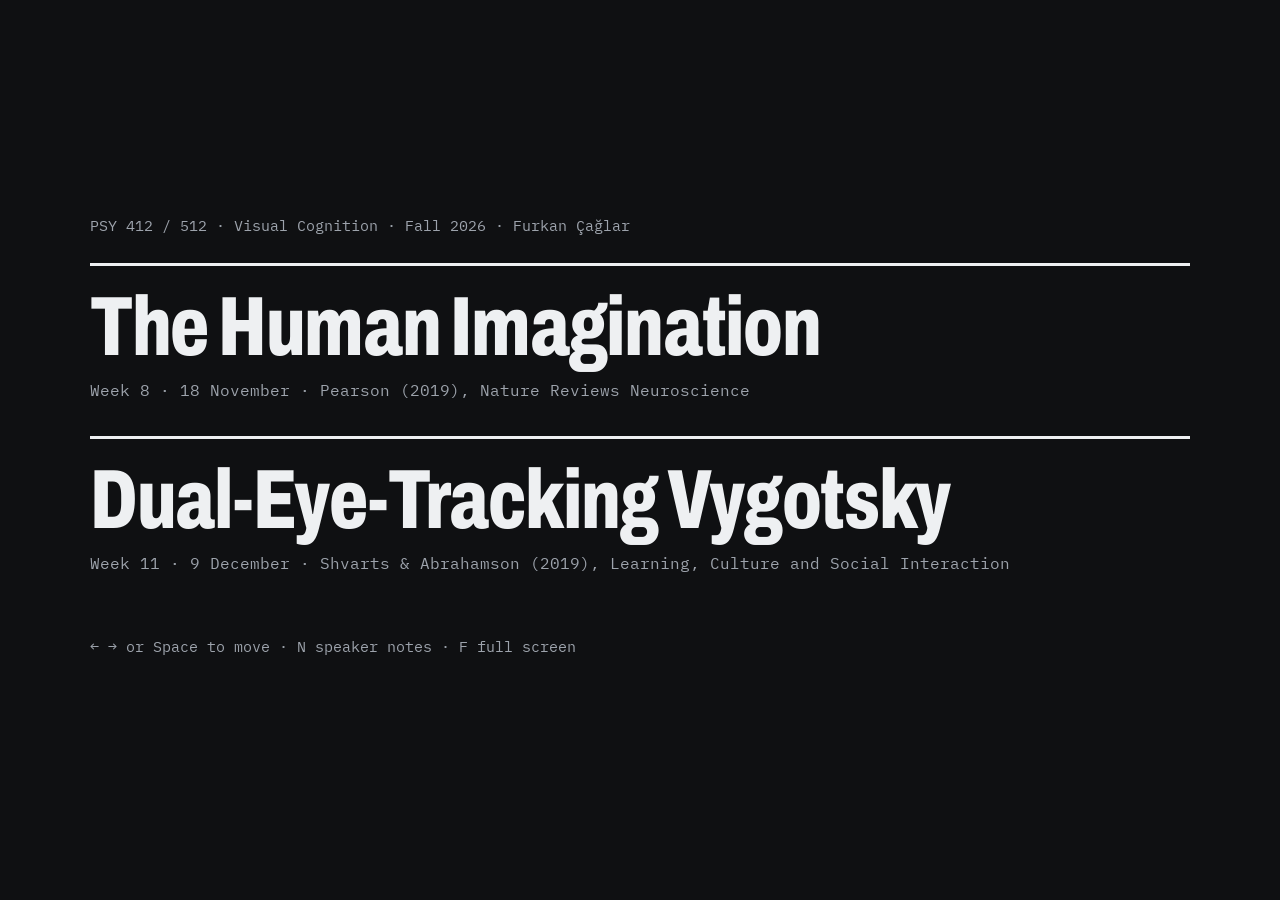
<file: index.html>
<!doctype html>
<html lang="en">
<meta charset="utf-8">
<meta name="viewport" content="width=device-width, initial-scale=1">
<title>PSY 512 · Presentations</title>
<link href="https://fonts.googleapis.com/css2?family=Archivo:wdth,wght@62..125,300..800&family=IBM+Plex+Mono:wght@400;500&display=swap" rel="stylesheet">
<style>
  body { margin: 0; min-height: 100vh; background: #0F1012; color: #EEF0F2; font-family: Archivo, Arial, sans-serif; display: grid; place-items: center; }
  main { width: min(1100px, calc(100% - 48px)); padding: 48px 0; }
  p.k { font: 400 15px "IBM Plex Mono", monospace; color: #9DA3AC; margin: 0 0 28px; }
  a { display: block; color: inherit; text-decoration: none; border-top: 3px solid #EEF0F2; padding: 22px 0 34px; }
  a:hover h2 { color: #9C86FF; }
  a + a:hover h2 { color: #3DDC84; }
  h2 { font: 800 clamp(40px, 7vw, 84px)/.95 Archivo, sans-serif; font-stretch: 72%; margin: 0 0 10px; letter-spacing: -.015em; }
  span { font: 400 16px/1.5 "IBM Plex Mono", monospace; color: #9DA3AC; }
</style>
<main>
  <p class="k">PSY 412 / 512 · Visual Cognition · Fall 2026 · Furkan Çağlar</p>
  <a href="imagery/"><h2>The Human Imagination</h2><span>Week 8 · 18 November · Pearson (2019), Nature Reviews Neuroscience</span></a>
  <a href="eye-tracking/"><h2>Dual-Eye-Tracking Vygotsky</h2><span>Week 11 · 9 December · Shvarts &amp; Abrahamson (2019), Learning, Culture and Social Interaction</span></a>
  <p class="k" style="margin-top:28px">← → or Space to move · N speaker notes · F full screen</p>
</main>
</html>
</file>
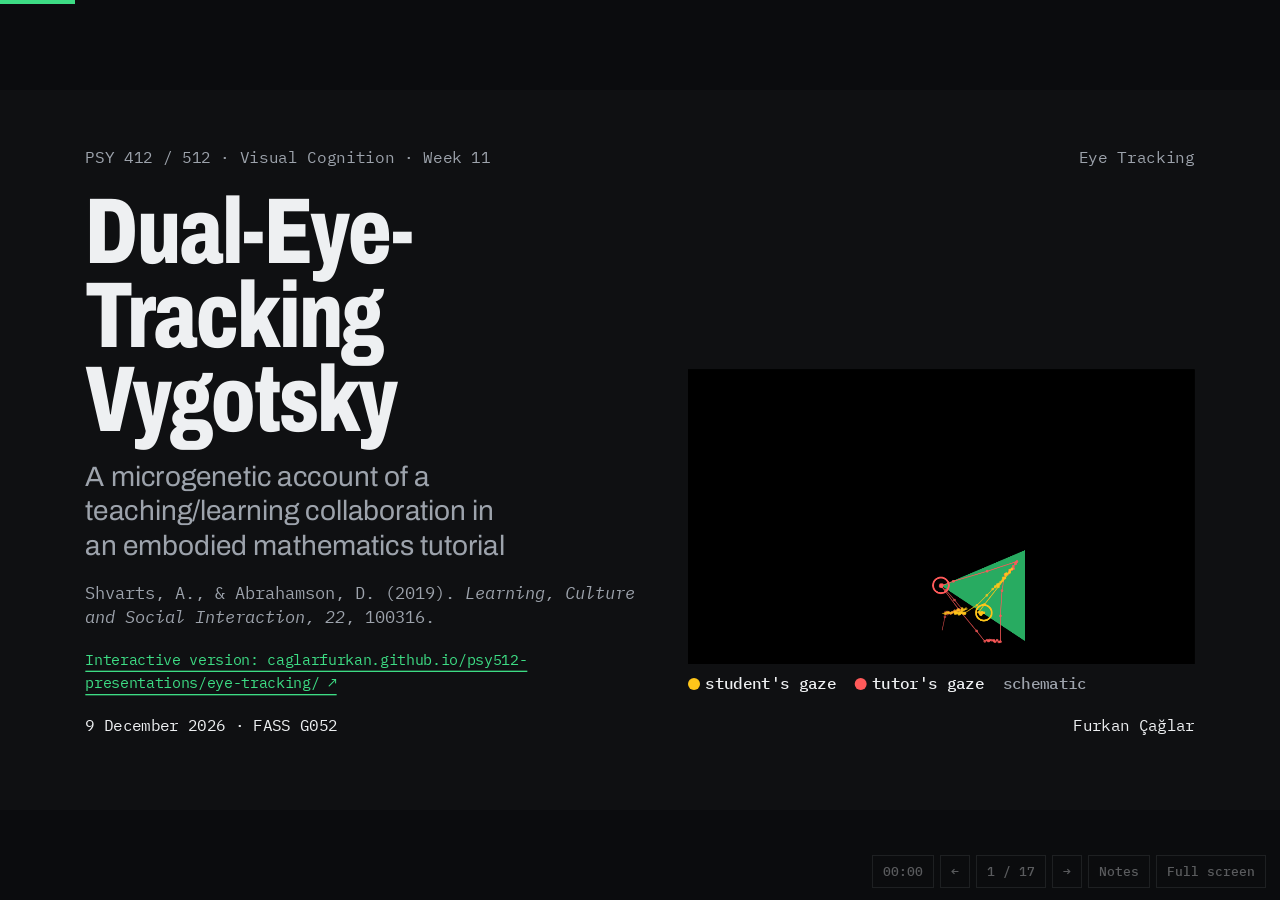
<file: eye-tracking/index.html>
<!doctype html>
<html lang="en" data-deck="psy512-duet">
<meta charset="utf-8">
<meta name="viewport" content="width=device-width, initial-scale=1">
<title>Dual-Eye-Tracking Vygotsky · Shvarts &amp; Abrahamson (2019)</title>
<link rel="preconnect" href="https://fonts.googleapis.com">
<link rel="preconnect" href="https://fonts.gstatic.com" crossorigin>
<link href="https://fonts.googleapis.com/css2?family=Archivo:wdth,wght@62..125,300..800&family=IBM+Plex+Mono:wght@400;500&display=swap" rel="stylesheet">
<link rel="stylesheet" href="../shared/deck.css">
<style>
  /* the paper's own colour code: student gaze yellow, tutor gaze red; triangle blue or green */
  :root { --accent: #0A7F45; --accent-d: #3DDC84; --second: #C8102E; --second-d: #FF5A5A; --stu: #9A6A00; --tut: #C8102E; --green: #2DBE6C; --blue: #2F6BFF; }
  .slide.dark { --stu: #FFC61A; --tut: #FF5A5A; }
  .stu { color: var(--stu); } .tut { color: var(--tut); }
  .dot { display: inline-block; width: 18px; height: 18px; border-radius: 50%; vertical-align: -2px; margin-right: 8px; }

  .cover { display: grid; grid-template-columns: 1fr 760px; gap: 64px; flex: 1; align-items: end; }
  .foot { display: flex; justify-content: space-between; font: 400 24px/1.3 var(--mono); }
  canvas.screen { background: #000; width: 100%; touch-action: none; }

  .road { display: grid; grid-template-columns: repeat(5, 1fr); border-top: 3px solid var(--ink); }
  .road div { padding: 20px 22px 0; border-left: 3px solid var(--ink); display: flex; flex-direction: column; gap: 10px; }
  .road div:first-child { border-left: 0; padding-left: 0; }
  .road b { font: 800 84px/.9 var(--display); font-stretch: 70%; color: var(--accent); }
  .road h3 { font: 700 38px/1.04 var(--display); font-stretch: 82%; }
  .road p { font: 400 26px/1.32 var(--body); color: var(--mute); }

  .forms { display: grid; grid-template-columns: 1fr 120px 1fr; align-items: stretch; gap: 0; }
  .forms .f { border: 3px solid var(--ink); padding: 26px 30px; display: flex; flex-direction: column; gap: 10px; }
  .forms .f.ideal { background: var(--ink); color: var(--paper); }
  .forms .f.ideal p { color: #C8CCD2; }
  .forms .f p { font: 400 28px/1.34 var(--body); color: var(--mute); }
  .forms .arrow { display: grid; place-items: center; font: 800 72px var(--display); color: var(--accent); }

  .graph { background: var(--card); border: 1px solid var(--rule); }
  .graph svg { display: block; width: 100%; height: 470px; }
  .graph .fx { transition: opacity .4s; }

  .mit { display: grid; grid-template-columns: 1fr; }
  .rq { width: 100%; border-collapse: collapse; }
  .rq th { text-align: left; font: 500 24px/1.3 var(--mono); color: var(--mute); padding: 0 28px 12px 0; border-bottom: 3px solid var(--ink); }
  .rq td { padding: 20px 28px 20px 0; border-bottom: 1px solid var(--rule); vertical-align: top; font: 400 31px/1.3 var(--body); }
  .rq td:first-child { font: 800 64px/.9 var(--display); font-stretch: 70%; color: var(--accent); width: 70px; }
  .rq td:nth-child(2) { font-weight: 650; width: 40%; }

  .chain { display: flex; align-items: center; gap: 14px; font: 500 25px var(--mono); flex-wrap: wrap; }
  .chain span { border: 2px solid var(--ink); padding: 12px 14px; }
  .chain span.t { background: var(--tut); border-color: var(--tut); color: #fff; }
  .chain span.s { background: #FFC61A; border-color: #FFC61A; color: #0F1012; }
  .chain i { font-style: normal; color: var(--mute); }

  .taskbar { display: flex; gap: 12px; align-items: center; flex-wrap: wrap; }
  .taskbar .chip { font-size: 22px; padding: 10px 14px; }
  .readout { font: 500 25px var(--mono); margin-left: auto; }
  .simhead { display: flex; justify-content: space-between; align-items: center; gap: 20px; }
  .legend { display: flex; gap: 28px; font: 500 24px var(--mono); align-items: center; }

  .talk { display: flex; flex-direction: column; gap: 10px; }
  .talk p { font: 400 30px/1.3 var(--body); padding: 12px 18px; max-width: 88%; }
  .talk .T { background: var(--tut); color: #fff; align-self: flex-start; }
  .talk .S { background: #FFC61A; color: #0F1012; align-self: flex-end; }
  .talk .note { font: 400 23px/1.35 var(--mono); color: var(--mute); padding: 0; max-width: none; }

  .model { width: 100%; border-collapse: collapse; table-layout: fixed; }
  .model th { text-align: left; vertical-align: bottom; padding: 0 20px 14px 0; border-bottom: 3px solid var(--ink); font: 700 34px/1.02 var(--display); font-stretch: 80%; }
  .model th small { display: block; font: 500 22px var(--mono); color: var(--accent); margin-bottom: 6px; }
  .model th:first-child, .model td:first-child { width: 210px; font: 500 23px/1.3 var(--mono); color: var(--mute); }
  .model td { padding: 16px 20px 16px 0; border-bottom: 1px solid var(--rule); vertical-align: top; font: 400 27px/1.28 var(--body); }
  .sync { height: 16px; background: var(--rule); position: relative; margin-top: 8px; }
  .sync i { position: absolute; left: 0; top: 0; bottom: 0; background: var(--accent); }
</style>

<main class="stage" id="stage">

  <!-- 1 · Cover -->
  <section class="slide dark" data-hook="cover">
    <div class="meta"><span>PSY 412 / 512 · Visual Cognition · Week 11</span><span>Eye Tracking</span></div>
    <div class="cover">
      <div class="stack" style="gap:28px">
        <h1 class="mega" style="font-size:140px">Dual-Eye-Tracking Vygotsky</h1>
        <p class="lede">A microgenetic account of a teaching/learning collaboration in an embodied mathematics tutorial</p>
        <p class="label">Shvarts, A., &amp; Abrahamson, D. (2019). <i>Learning, Culture and Social Interaction, 22</i>, 100316.</p>
        <p class="label"><a href="https://caglarfurkan.github.io/psy512-presentations/eye-tracking/" target="_blank" rel="noopener" style="color:var(--accent); text-decoration:none; border-bottom:2px solid var(--accent); padding-bottom:3px; font-size:22px">Interactive version: caglarfurkan.github.io/psy512-presentations/eye-tracking/ ↗</a></p>
      </div>
      <figure class="stack" style="gap:12px">
        <canvas class="screen" id="coverCv" width="1100" height="640"></canvas>
        <figcaption class="legend"><span><i class="dot" style="background:#FFC61A"></i>student's gaze</span><span><i class="dot" style="background:#FF5A5A"></i>tutor's gaze</span><span style="color:var(--mute)">schematic</span></figcaption>
      </figure>
    </div>
    <div class="foot"><span data-edit="date">9 December 2026 · FASS G052</span><span data-edit="name">Furkan Çağlar</span></div>
    <aside class="notes">Two people look at the same triangle. One moves it, one watches. The yellow and red trails are where each of them is looking. The paper's whole argument is in the relationship between those two trails.</aside>
  </section>

  <!-- 2 · Overview -->
  <section class="slide">
    <div class="meta"><span>The paper</span><span>A qualitative case study with two eye trackers</span></div>
    <h2 class="title">When a tutor watches a student think, where do the tutor's eyes go?</h2>
    <p class="lede">Dual eye tracking records two people's gaze on the same screen at the same time.</p>
    <div class="spacer"></div>
    <div class="road">
      <div><b>1</b><h3>Background</h3><p>Vygotsky, expert vision, embodied design, joint attention</p></div>
      <div><b>2</b><h3>Question</h3><p>Is teaching/learning one coupled system? What would that look like in gaze?</p></div>
      <div><b>3</b><h3>Method</h3><p>Dual eye tracking, four dyads, one triangle</p></div>
      <div><b>4</b><h3>Results</h3><p>Four phases, from following to reframing</p></div>
      <div><b>5</b><h3>Discussion</h3><p>The micro-zone of proximal development, and what to doubt</p></div>
    </div>
    <div class="spacer"></div>
    <aside class="notes">This paper is different from the others this week: it is not a cognitive-psychology experiment with conditions and statistics. It is a frame-by-frame qualitative analysis of four tutoring sessions, used to put empirical flesh on a hundred-year-old theory. I follow the standard order, and you will do the task yourselves before seeing the results.</aside>
  </section>

  <!-- 3 · Vygotsky -->
  <section class="slide">
    <div class="meta"><span>Background 1</span><span>Vygotsky's claim</span></div>
    <h2 class="title">Vygotsky: teaching/learning as collaboration.</h2>
    <div class="forms">
      <div class="f"><span class="label">Real form · naive</span><h3 class="h3">How the learner perceives and acts now</h3><p>In this task: the triangle turns green somewhere around here.</p></div>
      <div class="arrow">→</div>
      <div class="f ideal"><span class="label" style="color:#9DA3AC">Ideal form · cultural</span><h3 class="h3">How the culture perceives and acts</h3><p>In this task: those are the points equidistant from a point and a line. A parabola.</p></div>
    </div>
    <div class="cols c3" style="flex:0; margin-top:12px">
      <div class="cell" data-step="1"><span class="n">Idea 1 · the gardener</span><p><b>Teach by arranging the environment.</b> You do not grow a plant by pulling on it.</p></div>
      <div class="cell" data-step="2"><span class="n">Idea 2 · collaboration</span><p><b>Ideal forms first exist between people</b>, then become the individual's own.</p></div>
      <div class="cell" data-step="3"><span class="n">Zone of proximal development</span><p>What the learner <b>can do with someone</b>, but not yet alone.</p></div>
    </div>
    <p class="src" data-step="3">The problem for a century: nobody could observe how the tutor and the student were each perceiving the situation while it happened.</p>
    <aside class="notes">Real and ideal are meant narrowly here: the starting and the target way of perceiving and acting. Vygotsky's two lines of thought both matter for this study: the task environment is designed so that the student can discover the rule herself (the gardener), and yet a tutor is indispensable (collaboration). The authors' motivation: these claims were never tested at the level of perception, because there was no instrument. Dual eye tracking is the instrument.</aside>
  </section>

  <!-- 4 · Looking is not seeing -->
  <section class="slide" data-hook="graph">
    <div class="meta"><span>Background 2</span><span>Education changes perception</span></div>
    <h2 class="title">Expert and novice perception.</h2>
    <div class="cols" style="grid-template-columns: 820px 1fr">
      <div class="stack" style="gap:14px">
        <div class="graph"><svg id="graphSvg" viewBox="0 0 820 470"></svg></div>
        <div class="row"><div class="seg" data-seg="who"><button data-v="nov" aria-pressed="true">Novice</button><button data-v="exp">Expert</button><button data-v="none">No gaze</button></div><span class="label">Illustration of the cited findings, not recorded data</span></div>
      </div>
      <div class="stack">
        <ul class="list">
          <li><b>Same picture, different objects.</b> Novices attend to a line's local details; experts to slope and intercepts.</li>
          <li data-step="1"><b>Showing learners an expert's gaze helps</b> in medicine and zoology: where to look.</li>
          <li data-step="2"><b>It does not help</b> in geometry and problem solving. There the hard part is <b>how to see</b>.</li>
          <li data-step="3">The authors suggest: learning <b>how to see</b> may need more than guidance on <b>where to look</b>.</li>
        </ul>
      </div>
    </div>
    <p class="src">Arcavi (2003); Gegenfurtner et al. (2011); van Gog et al. (2009), as reviewed in Shvarts &amp; Abrahamson (2019), §2.2.</p>
    <aside class="notes">Toggle novice and expert. The dots are an illustration of what the cited eye-tracking studies report. This is the link to the rest of week 11: eye movements show selection, but two people can fixate the same point and see different things. The key move for this paper: gaze-modelling works where the task is to find the right location, and fails where the task is to construe the display differently. That sets up the claim that mathematical perception has to be grown through the learner's own activity.</aside>
  </section>

  <!-- 5 · Embodied design -->
  <section class="slide" data-hook="mit">
    <div class="meta"><span>Background 3</span><span>Try it · the Mathematics Imagery Trainer</span></div>
    <h2 class="title">Action-based embodied design.</h2>
    <div class="cols" style="grid-template-columns: 820px 1fr">
      <div class="stack" style="gap:12px">
        <canvas class="screen" id="mitCv" width="820" height="520" style="width:820px"></canvas>
        <span class="label">Drag the two markers. Find one green position, then find three more.</span>
      </div>
      <div class="stack">
        <p class="body">The screen is green only at one hidden ratio. To keep it green while moving, the hands must travel at <b>different speeds</b>.</p>
        <div class="cell" data-step="1"><span class="n">Action-based design</span><p>Step 1: <b>solve a movement problem</b> with no symbols on screen. Step 2: the tutor brings in the mathematics to describe what the body already does.</p></div>
        <div class="cell" data-step="2"><span class="n">Attentional anchor</span><p>An <b>imagined structure</b> the learner invents to steer the movement. It shows up as a <b>stable, repeating eye-movement pattern</b>.</p></div>
      </div>
    </div>
    <p class="src">After Abrahamson &amp; Trninic (2011), Fig. 1 in the paper. This demo uses a 1:2 ratio.</p>
    <aside class="notes">Let someone find green by trial and error. The naive strategy, keeping a fixed distance between the hands, fails as soon as you move up. Students who succeed start looking at something that is not drawn anywhere (in Abrahamson's other studies, for example the interval between the hands; that example is not in this paper). That invented perceptual object is the attentional anchor, and it is the central construct for the results: the authors identify it from repeating saccade patterns.</aside>
  </section>

  <!-- 6 · Joint attention -->
  <section class="slide">
    <div class="meta"><span>Background 4</span><span>Joint action and joint attention</span></div>
    <h2 class="title">How do two people end up looking at the same thing?</h2>
    <div class="cols c2">
      <div class="stack">
        <div class="cell"><span class="n">The classic answer</span><h3 class="h3">Gaze following</h3><p>I check your eyes, work out what you are attending to, and look there.</p></div>
        <div class="cell" data-step="1"><span class="n">What dual eye tracking found</span><h3 class="h3">Watching the hands</h3><p>Infants and adults also reach joint attention by <b>looking at the object the other is handling</b>. No mind-reading needed.</p></div>
      </div>
      <div class="stack" data-step="2">
        <ul class="list">
          <li><b>Observers predict.</b> Watching someone act, the eyes arrive ahead of the hand.</li>
          <li><b>Learning is better when the learner leads</b> joint attention and the adult follows.</li>
          <li><b>Experts and novices drift toward each other</b> when they play Tetris together.</li>
        </ul>
        <p class="body" style="color:var(--mute)" data-step="3">The authors' hypothesis: tutoring relies on this sensorimotor coordination even when it is not visible.</p>
      </div>
    </div>
    <p class="src">Yu &amp; Smith (2016, 2017); Flanagan &amp; Johansson (2003); Tomasello &amp; Farrar (1986); Jermann et al. (2010), as reviewed in §2.4.</p>
    <aside class="notes">Two routes to joint attention. The second route matters here: the partner's action on an object is a simple, ecologically available cue. Add anticipation: when we watch an action, our gaze leads it. The authors combine these into 'intersubjective coupling of perception-action systems': student and tutor as one distributed system. The last line is the hypothesis the empirical part is meant to support.</aside>
  </section>

  <!-- 7 · Research questions -->
  <section class="slide">
    <div class="meta"><span>Research questions</span><span>§2.5</span></div>
    <h2 class="title sm">What evidence of coupling can be found in two people's gaze, and what does it do for learning?</h2>
    <table class="rq">
      <tr><th></th><th>If the theory is right, we should see…</th><th>…which would stand for</th></tr>
      <tr><td>1</td><td>Student and tutor eye movements that are sometimes alike and sometimes not</td><td><b>Real vs. ideal forms</b> of perceiving the same display</td></tr>
      <tr data-step="1"><td>2</td><td>Their gaze becoming synchronous and landing on the same place</td><td><b>Joint attention</b>: how it starts and how it is kept</td></tr>
      <tr data-step="2"><td>3</td><td>The tutor's gaze tied to what the student's hand is doing</td><td><b>Coupling</b> of the two into a single system</td></tr>
    </table>
    <p class="body" data-step="3" style="color:var(--mute)">No hypotheses to reject and no conditions to compare. These are things to look for.</p>
    <aside class="notes">The authors call the model neo-Vygotskian: pedagogical interaction as dynamical coupling between two perception-action systems. The three questions are operationalisations rather than testable predictions. That is worth saying out loud, because it shapes how much the results can show.</aside>
  </section>

  <!-- 8 · Method -->
  <section class="slide">
    <div class="meta"><span>Method</span><span>§3</span></div>
    <h2 class="title">Method: dual eye tracking.</h2>
    <div class="cols c2">
      <div class="stack">
        <ul class="list tight">
          <li><b>Instrument:</b> two head-mounted Pupil Labs eye trackers, 60 Hz (one sample every ~17 ms), scene camera 30 Hz</li>
          <li><b>Novelty:</b> both gaze paths drawn onto one video of the shared screen, with hands and gestures</li>
          <li><b>Participants:</b> four psychology undergraduates, 17–21, no memory of the parabola definition</li>
          <li><b>Tutors were told:</b> help, but never give the solution</li>
        </ul>
        <div class="stack" style="gap:10px" data-step="1">
          <span class="label">Four dyads from four students: each first student then tutors the next</span>
          <div class="chain"><span class="t">Researcher</span><i>tutors</i><span class="s">Student 1</span><i>then tutors</i><span class="s">Student 2</span><i>× 2</i></div>
        </div>
      </div>
      <div class="stack" data-step="2">
        <h3 class="h3">Task and analysis</h3>
        <ul class="list tight">
          <li><b>Stage 1:</b> “Make the triangle green”, then “move it so it stays green”. <small>The only stage analysed in this paper</small></li>
          <li><b>Stage 2:</b> axes appear; work out the formula of the curve</li>
          <li><b>Stage 3:</b> a grid; predict green points from the formula</li>
          <li><b>Analysis:</b> micro-ethnography. Frame by frame through video, audio and both gaze paths. The unit is <b>the dyad</b>, not the individual.</li>
        </ul>
      </div>
    </div>
    <p class="src">Calibration: 5 points each, before the task. The student moves the triangle with a finger on a touchpad.</p>
    <aside class="notes">Give the numbers plainly, they matter for the critique. Sixty hertz means 17 milliseconds between samples. The chain design is clever: a student who has just learned the task becomes the tutor, so there are four dyads, two with the researcher as tutor and two with a peer. The authors report the same phases in all four. No quantitative coding is reported. Next slide: you do stage 1.</aside>
  </section>

  <!-- 9 · The task -->
  <section class="slide dark" data-hook="task">
    <div class="meta"><span>Try it · Stage 1 of the study</span><span>I am the tutor. I will not tell you the rule.</span></div>
    <h2 class="title sm" id="taskTitle">Make the triangle green. Then move it so it stays green.</h2>
    <canvas class="screen" id="taskCv" width="1664" height="640" style="height:640px"></canvas>
    <div class="taskbar">
      <button class="chip" id="tTrace" aria-pressed="false">Leave a trace</button>
      <button class="chip" id="tGeo" aria-pressed="false">Reveal the geometry</button>
      <button class="chip" id="tAxes" aria-pressed="false">Stage 2 · axes</button>
      <button class="chip" id="tGaze" aria-pressed="false" title="Experimental: webcam gaze estimate. Needs camera permission.">Webcam gaze</button>
      <button class="chip" id="tReset">Reset</button>
      <span class="label" id="tGazeMsg"></span>
      <span class="readout" id="tRead">green for 0.0 s · best 0.0 s</span>
    </div>
    <aside class="notes">Hand the mouse or the touchpad to a volunteer; drag the top corner. Say only the two instructions from the study. Encourage, ask them to go faster or smoother, and wait. When they are fluent, ask the paper's question: 'Could you think about the triangle? How do you keep it green?' Then switch on the trace: the green points draw a parabola. Reveal the geometry: the triangle is green when it is isosceles, the moving corner equally far from the fixed point and from the line below. Webcam gaze is optional and rough: it draws the volunteer's last two seconds of gaze in yellow, like the paper's figures.</aside>
  </section>

  <!-- 10 · Reading the data -->
  <section class="slide dark" data-hook="trail">
    <div class="meta"><span>Method · Fig. 3</span><span>Try it · your mouse is the eye</span></div>
    <h2 class="title">How to read a gaze path.</h2>
    <div class="cols" style="grid-template-columns: 1040px 1fr">
      <canvas class="screen" id="trailCv" width="1040" height="600" style="width:1040px; cursor:crosshair"></canvas>
      <div class="stack">
        <ul class="list">
          <li><b>The circle</b> is where the eye is now.</li>
          <li><b>The line</b> is the last two seconds.</li>
          <li><b>Each dot is one sample</b>, 17 ms apart.</li>
          <li data-step="1"><b>Dots piled into a knot:</b> a fixation.</li>
          <li data-step="1"><b>Dots strung out evenly:</b> smooth pursuit of something moving.</li>
          <li data-step="1"><b>A long bare line:</b> a saccade.</li>
        </ul>
        <p class="label" id="trailRead"></p>
      </div>
    </div>
    <aside class="notes">Move the mouse over the black area as if it were an eye: rest, follow something slowly, jump. The trail is drawn exactly the way the paper draws gaze: sixty samples a second, two seconds of history. Three signatures to remember for the results: knots are fixations, evenly spaced dots are pursuit, long gaps are saccades. Every result figure in the paper is a still of two such trails, yellow for the student and red for the tutor.</aside>
  </section>

  <!-- 11 · Phase 1 -->
  <section class="slide dark" data-hook="p1">
    <div class="meta"><span>Results · Phase 1 of 4</span><span>Convergence</span></div>
    <h2 class="title sm">Phase 1: the tutor's gaze follows the student's action.</h2>
    <div class="cols" style="grid-template-columns: 1040px 1fr">
      <div class="stack" style="gap:12px">
        <canvas class="screen" id="p1Cv" width="1100" height="640" style="width:1040px"></canvas>
        <div class="simhead"><div class="seg" data-seg="p1"><button data-v="both" aria-pressed="true">Both</button><button data-v="stu">Student</button><button data-v="tut">Tutor</button></div><span class="label">Schematic reconstruction of Figs. 6–8 · lag exaggerated</span></div>
      </div>
      <div class="stack">
        <p class="body">The student hunts for green spots. The triangle is mostly blue.</p>
        <ul class="list tight">
          <li data-step="1"><b>Tutor's gaze trails the student's by ~17 ms</b>, sometimes 30–60. <small>A reaction to a new stimulus takes 80–150 ms</small></li>
          <li data-step="2"><b>The student's eyes plan:</b> jump ahead, wait ~600 ms, then the hand follows.</li>
          <li data-step="3"><b>At a surprise turn</b> the tutor falls 200–300 ms behind, then locks on again.</li>
        </ul>
        <p class="body" style="color:var(--mute)" data-step="4">Authors' reading: joint attention emerges from joint action, with the student leading.</p>
      </div>
    </div>
    <aside class="notes">In this phase the two gaze paths are nearly on top of each other. The authors' argument: a lag far shorter than saccadic reaction time means the tutor is anticipating, not reacting. The tutor is not reading the student's eyes; both are coupled to the same moving object, which acts like an extension of the student's body. Switch to student only to show the look-ahead: gaze goes to where the triangle will be moved. Keep in mind for the critique: 17 milliseconds is exactly one sample.</aside>
  </section>

  <!-- 12 · Phase 2 -->
  <section class="slide dark" data-hook="p2">
    <div class="meta"><span>Results · Phase 2 of 4</span><span>Divergence</span></div>
    <h2 class="title sm">Phase 2: student and tutor gaze diverge.</h2>
    <div class="cols" style="grid-template-columns: 1040px 1fr">
      <div class="stack" style="gap:12px">
        <canvas class="screen" id="p2Cv" width="1100" height="640" style="width:1040px"></canvas>
        <div class="simhead"><div class="seg" data-seg="p2"><button data-v="both" aria-pressed="true">Both</button><button data-v="stu">Student</button><button data-v="tut">Tutor</button></div><span class="label">Schematic reconstruction of Fig. 9</span></div>
      </div>
      <div class="stack">
        <p class="body">The student can now find green, shakily. No rule yet.</p>
        <ul class="list tight">
          <li data-step="1"><span class="stu"><b style="color:inherit">Student:</b></span> smooth pursuit of the corner being moved.</li>
          <li data-step="2"><span class="tut"><b style="color:inherit">Tutor:</b></span> quick back-and-forth saccades <b>along the median or a side</b>, restarting from wherever the student puts the corner.</li>
          <li data-step="3">An <b>“inert” attentional anchor</b>: the eye pattern of someone keeping it isosceles, without moving anything.</li>
        </ul>
        <p class="body" style="color:var(--mute)" data-step="4">Authors' reading: the gazes are out of sync, but the tutor's gaze is still tied to the student's action.</p>
      </div>
    </div>
    <aside class="notes">This is the paper's most interesting observation. As soon as the triangle is green, the tutor's gaze stops following and starts measuring: saccades from the moving vertex down the median or along a side, as if checking the two equal lengths. The tutor is rehearsing how she would do it herself. Real and ideal forms now coexist in the same activity. The authors speculate about the function: the tutor keeps comparing the student's performance to the ideal and waits for the right moment to step in.</aside>
  </section>

  <!-- 13 · Phase 3 -->
  <section class="slide dark" data-hook="p3">
    <div class="meta"><span>Results · Phase 3 of 4</span><span>Embodied discovery</span></div>
    <h2 class="title sm">Phase 3: the student develops an attentional anchor.</h2>
    <div class="cols" style="grid-template-columns: 1040px 1fr">
      <div class="stack" style="gap:12px">
        <canvas class="screen" id="p3Cv" width="1100" height="640" style="width:1040px"></canvas>
        <div class="simhead"><div class="seg" data-seg="p3"><button data-v="both" aria-pressed="true">Both</button><button data-v="stu">Student</button><button data-v="tut">Tutor</button></div><span class="label">Schematic reconstruction of Figs. 10–11</span></div>
      </div>
      <div class="stack">
        <p class="body">The tutor only encourages: “faster”, “smoother”. Never says where to look.</p>
        <ul class="list tight">
          <li data-step="1"><b>Movement becomes fluent</b>, quicker and more accurate.</li>
          <li data-step="2"><span class="stu"><b style="color:inherit">Student:</b></span> pursuit gives way to <b>repeating saccades</b> along the median or a side. An attentional anchor has formed.</li>
          <li data-step="3"><b>Not the tutor's pattern.</b> In one dyad the student runs the median while the tutor checks one side, then the other.</li>
        </ul>
        <p class="body" style="color:var(--mute)" data-step="4">Authors' reading: the anchor came from the designed task, not direct instruction. It does not yet mean the student knows the rule.</p>
      </div>
    </div>
    <aside class="notes">The student arrives at an anchor through her own practice inside the designed task: Vygotsky's gardener. Important detail: the student's and tutor's anchors need not be the same pattern. What has to be shared in the end is the mathematical meaning, not the scan path. Having an anchor does not mean being aware of the rule, which is why phase 4 is needed.</aside>
  </section>

  <!-- 14 · Phase 4 -->
  <section class="slide">
    <div class="meta"><span>Results · Phase 4 of 4</span><span>Conceptual discovery</span></div>
    <h2 class="title sm">Phase 4: the tutor's prompt in two dyads.</h2>
    <div class="cols c2">
      <div class="stack">
        <span class="tag accent">Dyad 1 · it works</span>
        <div class="talk">
          <p class="T">“Could you think about the triangle?”</p>
          <p class="S" data-step="1">Not equilateral… isosceles. “Two sides of equal length.”</p>
          <p class="note" data-step="1">She names the rule first and only then looks along the sides.</p>
        </div>
        <p class="body" data-step="2">The tutor points at nothing. She <b>reframes</b> what the student is already looking at.</p>
      </div>
      <div class="stack" data-step="3">
        <span class="tag second">Dyad 2 · too early</span>
        <div class="talk">
          <p class="T">“Can you think of a rule that keeps it green?”</p>
          <p class="S">“This angle will be the same.”</p>
          <p class="T">Even at the bottom, where it is almost a line?</p>
          <p class="S">“Let me check it!”</p>
          <p class="note">Her anchor worked on the left and right branches only. More practice across the bottom; the next prompt succeeds.</p>
        </div>
      </div>
    </div>
    <p class="body" data-step="4" style="border-top:3px solid var(--ink); padding-top:16px"><b class="accent">Micro-zone of proximal development:</b> the authors' term for the moment when the student moves fluently and a tutor's prompt can lead to the concept.</p>
    <p class="src">Dialogue shortened from the transcripts in §4.4.</p>
    <aside class="notes">Two cases make the argument. In the first, the student is fluent, has an anchor, and a question about 'the triangle' as a whole is enough: the concept was already there in action. In the second the tutor asks before the student has integrated the bottom of the curve into the same movement scheme; she gives a non-normative rule about an angle, and the tutor sends her back to practise. The authors read the failure as the tutor not attending to the student's micro-history. The term they introduce is the micro-zone of proximal development.</aside>
  </section>

  <!-- 15 · Model -->
  <section class="slide">
    <div class="meta"><span>Discussion in the paper</span><span>The model in one table</span></div>
    <h2 class="title sm">The authors' model across the four phases.</h2>
    <table class="model">
      <tr><th></th><th><small>Phase 1</small>Convergence</th><th><small>Phase 2</small>Divergence</th><th><small>Phase 3</small>Embodied discovery</th><th><small>Phase 4</small>Conceptual discovery</th></tr>
      <tr><td>Student's eyes</td><td>Follow the corner, plan ahead</td><td>Follow the corner</td><td>Own anchor: saccades along median or side</td><td>Stay on the anchor; look at the sides after naming the rule</td></tr>
      <tr><td>Tutor's eyes</td><td>Lock onto the student's action</td><td>Ideal-form anchor, launched from the student's corner</td><td>Keep their own anchor, watch for fluency</td><td>Follow closely</td></tr>
      <tr><td>Tutor says</td><td>Almost nothing</td><td>Almost nothing</td><td>“Faster”, “smoother”</td><td>One reframing question</td></tr>
      <tr><td>Gaze in sync?</td><td>High<div class="sync"><i style="width:92%"></i></div></td><td>Low<div class="sync"><i style="width:22%"></i></div></td><td>Low; patterns may differ<div class="sync"><i style="width:30%"></i></div></td><td>Shared in meaning, not in path<div class="sync"><i style="width:55%"></i></div></td></tr>
    </table>
    <p class="body" data-step="1"><b>Throughout, the tutor's perception stays tied to the student's action.</b> That constant link, not matching gaze, is what the authors call coupling.</p>
    <p class="src">Sync bars are my qualitative summary; the paper reports no synchrony measure.</p>
    <aside class="notes">The summary the paper builds toward. Synchrony of gaze is high only at the start. What persists across all four phases is that the tutor's eye movements depend on what the student's hand is doing. The authors conclude that the two form a single distributed system, and that the tutor's silent tracking is what lets her find the micro-zone. Note the honest label on the bars.</aside>
  </section>

  <!-- 16 · Implications -->
  <section class="slide">
    <div class="meta"><span>Discussion in the paper</span><span>Educational applications</span></div>
    <h2 class="title">Educational implications.</h2>
    <div class="cols c3" style="flex:0">
      <div class="cell"><span class="n">For tutors</span><p><b>Watch the action before you speak.</b> The useful prompt works on what the learner is already looking at.</p></div>
      <div class="cell" data-step="1"><span class="n">For interface cues</span><p>Arrows, highlights and animations <b>move attention to a new place</b>. The paper suggests giving new meaning to the current place instead.</p></div>
      <div class="cell" data-step="2"><span class="n">For educational technology</span><p>Judge multiple screens and adaptive systems by whether they keep <b>a shared operational point</b>, which joint attention grows from.</p></div>
    </div>
    <p class="body" data-step="3" style="margin-top:40px; color:var(--mute)">Open questions, by the authors' own account: when does this coupling arise, in which other settings, and how often does reframing actually work?</p>
    <aside class="notes">The practical message is a design principle, and it is one I find directly relevant to interface design and to HCI: most attention-guiding techniques redirect. The authors also say why automated tutors struggle with this genre: the right intervention depends on the moment-to-moment history of the learner's movement. They end with the limits of generality, which leads into the critique.</aside>
  </section>

  <!-- 19 · End -->
  <section class="slide">
    <div class="meta"><span>Reference</span><span>Thank you</span></div>
    <div class="spacer"></div>
    <h2 class="statement">Thank you</h2>
    <div class="spacer"></div>
    <p class="label" style="max-width:1500px">Shvarts, A., &amp; Abrahamson, D. (2019). Dual-eye-tracking Vygotsky: A microgenetic account of a teaching/learning collaboration in an embodied-interaction technological tutorial for mathematics. <i>Learning, Culture and Social Interaction, 22</i>, 100316. https://doi.org/10.1016/j.lcsi.2019.05.003 · All gaze animations are schematic reconstructions; no figure is reproduced from the paper.</p>
    <aside class="notes">Thank the room and open the floor.</aside>
  </section>

</main>

<script src="../shared/deck.js"></script>
<script>
(() => {
  const { $, $$, seg, loop, pt, css } = Deck;
  const NS = "http://www.w3.org/2000/svg";
  const el = (tag, attrs = {}, parent) => { const e = document.createElementNS(NS, tag); for (const k in attrs) e.setAttribute(k, attrs[k]); if (parent) parent.appendChild(e); return e; };
  const STU = "#FFC61A", TUT = "#FF5A5A", GREEN = "#2DBE6C", BLUE = "#2F6BFF";
  const dist = (a, b) => Math.hypot(a.x - b.x, a.y - b.y);
  const lerp = (a, b, k) => ({ x: a.x + (b.x - a.x) * k, y: a.y + (b.y - a.y) * k });

  /* ---------- the parabola task: A is the focus, B sits under C on the directrix ---------- */
  function geometry(w, h, focusUp = 120) {
    const A = { x: w / 2, y: h - 50 - focusUp }, dirY = h - 50, f = focusUp / 2;
    return {
      A, dirY,
      B: C => ({ x: C.x, y: dirY }),
      curveY: x => (A.y + f) - (x - A.x) ** 2 / (4 * f),
      err: C => dist(C, A) - (dirY - C.y),
      green: (C, tol = 9) => C.y < dirY - 4 && Math.abs(dist(C, A) - (dirY - C.y)) < tol
    };
  }
  function drawTriangle(x, g, C, opt = {}) {
    const B = g.B(C), on = g.green(C, opt.tol);
    x.beginPath(); x.moveTo(g.A.x, g.A.y); x.lineTo(B.x, B.y); x.lineTo(C.x, C.y); x.closePath();
    x.fillStyle = on ? GREEN : BLUE; x.globalAlpha = .9; x.fill(); x.globalAlpha = 1;
    return on;
  }
  /* a gaze path drawn the way the paper draws it: last 2 s, one dot per sample, circle at "now" */
  function drawTrail(x, trail, now, col, span = 2000) {
    while (trail.length && now - trail[0].t > span) trail.shift();
    if (!trail.length) return;
    x.lineWidth = 2; x.strokeStyle = col; x.fillStyle = col;
    for (let i = 1; i < trail.length; i++) {
      x.globalAlpha = .15 + .75 * (1 - (now - trail[i].t) / span);
      x.beginPath(); x.moveTo(trail[i - 1].x, trail[i - 1].y); x.lineTo(trail[i].x, trail[i].y); x.stroke();
      x.beginPath(); x.arc(trail[i].x, trail[i].y, 3, 0, 7); x.fill();
    }
    x.globalAlpha = 1; const p = trail[trail.length - 1];
    x.lineWidth = 4; x.beginPath(); x.arc(p.x, p.y, 17, 0, 7); x.stroke();
  }

  /* ---------- schematic gaze simulations for phases 1–3 ---------- */
  function sim(cv, phase) {
    const x = cv.getContext("2d"), W = cv.width, H = cv.height, g = geometry(W, H);
    const trails = { stu: [], tut: [] }; let t = 0, show = "both";
    const Cat = tt => {
      if (phase === 1) return { x: W / 2 + 390 * Math.sin(tt / 2300) * Math.cos(tt / 5100), y: 290 + 190 * Math.sin(tt / 1500 + 1) };
      const px = W / 2 + 350 * Math.sin(tt / (phase === 2 ? 2700 : 1900));
      return { x: px, y: g.curveY(px) + (phase === 2 ? 12 * Math.sin(tt / 240) : 0) };
    };
    const mid = C => lerp(g.A, g.B(C), .5);
    /* a saccade cycle: hop between moving targets, ~40 ms in flight, then fixate */
    const cycler = (targets, fix) => { let i = 0, t0 = 0; return (tt, C) => { if (tt - t0 > fix) { i = (i + 1) % targets.length; t0 = tt; } const a = targets[(i + targets.length - 1) % targets.length](C), b = targets[i](C); return lerp(a, b, Math.min(1, (tt - t0) / 40)); }; };
    const medianScan = cycler([C => C, mid], 250), sidesScan = cycler([C => C, () => g.A, C => g.B(C)], 230), stuScan = cycler([C => C, mid], 270);
    let ahead = null;
    function gaze(tt) {
      const C = Cat(tt), j = () => (Math.random() - .5) * 5; let s, u;
      if (phase === 1) {
        const k = tt % 6000;                       // every 6 s the student looks ahead for 600 ms
        if (k > 3600 && k < 4200) { ahead = ahead || Cat(tt + 1300); s = ahead; u = Cat(tt - 60); }
        else { ahead = null; s = C; u = Cat(tt - (k >= 4200 && k < 4700 ? 260 : 60)); }
      } else if (phase === 2) { s = C; u = medianScan(tt, C); }
      else { s = stuScan(tt, C); u = sidesScan(tt, C); }
      return { C, s: { x: s.x + j(), y: s.y + j() }, u: { x: u.x + j(), y: u.y + j() } };
    }
    const l = loop((_, dt) => {
      const steps = Math.max(1, Math.round(dt / 16.7));
      let G; for (let i = 0; i < steps; i++) { t += 16.7; G = gaze(t); trails.stu.push({ ...G.s, t }); trails.tut.push({ ...G.u, t }); }
      x.fillStyle = "#000"; x.fillRect(0, 0, W, H);
      drawTriangle(x, g, G.C, { tol: 16 });
      if (show !== "stu") drawTrail(x, trails.tut, t, TUT);
      if (show !== "tut") drawTrail(x, trails.stu, t, STU);
    });
    return { start: l.start, stop: l.stop, show(v) { show = v; } };
  }
  [1, 2, 3].forEach(p => { const s = sim($(`#p${p}Cv`), p); seg($(`[data-seg="p${p}"]`), s.show); Deck.on("p" + p, { enter: s.start, leave: s.stop }); });
  (() => { const s = sim($("#coverCv"), 3); Deck.on("cover", { enter: s.start, leave: s.stop }); })();

  /* ---------- slide 4: novice vs expert on a line graph ---------- */
  (() => {
    const svg = $("#graphSvg"), ink = "var(--ink)";
    el("path", { d: "M90 30 V400 H780", fill: "none", stroke: ink, "stroke-width": 3 }, svg);
    for (let i = 1; i <= 6; i++) { el("line", { x1: 90 + i * 100, y1: 400, x2: 90 + i * 100, y2: 410, stroke: ink, "stroke-width": 2 }, svg); if (i <= 3) el("line", { x1: 80, y1: 400 - i * 100, x2: 90, y2: 400 - i * 100, stroke: ink, "stroke-width": 2 }, svg); }
    el("path", { d: "M90 330 L760 95", stroke: ink, "stroke-width": 5, fill: "none" }, svg);
    const t = el("text", { x: 770, y: 440, "text-anchor": "end", "font-family": "IBM Plex Mono", "font-size": 18, fill: "var(--mute)" }, svg); t.textContent = "x";
    const groups = {};
    const fx = (name, col, pts) => { const gq = el("g", { class: "fx" }, svg); pts.forEach(([x, y, r], i) => { if (i) el("line", { x1: pts[i - 1][0], y1: pts[i - 1][1], x2: x, y2: y, stroke: col, "stroke-width": 2, opacity: .7 }, gq); el("circle", { cx: x, cy: y, r, fill: col, opacity: .45 }, gq); el("circle", { cx: x, cy: y, r: 4, fill: col }, gq); }); groups[name] = gq; };
    fx("nov", "#C8102E", [[430, 205, 30], [470, 195, 22], [445, 215, 34], [500, 180, 20], [460, 190, 28], [520, 178, 18], [745, 100, 26]]);
    fx("exp", "#0A7F45", [[92, 330, 30], [290, 260, 20], [490, 190, 20], [490, 260, 16], [290, 400, 18], [490, 400, 18], [92, 400, 22]]);
    seg($('[data-seg="who"]'), v => { for (const k in groups) groups[k].style.opacity = k === v ? 1 : 0; })("nov");
  })();

  /* ---------- slide 5: Mathematics Imagery Trainer, ratio 1:2 ---------- */
  (() => {
    const cv = $("#mitCv"), x = cv.getContext("2d"), W = cv.width, H = cv.height, base = H - 40;
    const hands = [{ x: W * .33, h: 150 }, { x: W * .67, h: 190 }]; let grab = -1;
    function draw() {
      const ok = Math.abs(hands[1].h - 2 * hands[0].h) < 16;
      x.fillStyle = ok ? "#1E9E57" : "#B3261E"; x.fillRect(0, 0, W, H);
      x.fillStyle = "rgba(0,0,0,.35)"; x.fillRect(0, base, W, H - base);
      hands.forEach(hd => { const y = base - hd.h; x.strokeStyle = "#fff"; x.lineWidth = 5; x.beginPath(); x.moveTo(hd.x - 34, y); x.lineTo(hd.x + 34, y); x.moveTo(hd.x, y - 34); x.lineTo(hd.x, y + 34); x.stroke(); x.beginPath(); x.arc(hd.x, y, 20, 0, 7); x.stroke(); });
    }
    cv.addEventListener("pointerdown", e => { const p = pt(e, cv); grab = p.x < W / 2 ? 0 : 1; cv.setPointerCapture(e.pointerId); move(e); });
    const move = e => { if (grab < 0) return; hands[grab].h = Math.max(10, Math.min(base - 30, base - pt(e, cv).y)); draw(); };
    cv.addEventListener("pointermove", move);
    cv.addEventListener("pointerup", () => { grab = -1; });
    Deck.on("mit", { enter: draw });
  })();

  /* ---------- slide 10: mouse as an eye ---------- */
  (() => {
    const cv = $("#trailCv"), x = cv.getContext("2d"), trail = []; let p = null, t = 0, acc = 0;
    cv.addEventListener("pointermove", e => { p = pt(e, cv); });
    cv.addEventListener("pointerleave", () => { p = null; });
    const l = loop((_, dt) => {
      acc += dt; while (acc >= 16.7) { acc -= 16.7; t += 16.7; if (p) trail.push({ x: p.x, y: p.y, t }); }
      x.fillStyle = "#000"; x.fillRect(0, 0, cv.width, cv.height);
      if (!trail.length && !p) { x.fillStyle = "#9DA3AC"; x.font = "400 24px 'IBM Plex Mono', monospace"; x.textAlign = "center"; x.fillText("move the mouse here: rest, follow, jump", cv.width / 2, cv.height / 2); }
      drawTrail(x, trail, t, STU);
      $("#trailRead").textContent = `${trail.length} samples on screen · 60 per second · 2 s window`;
    });
    Deck.on("trail", { enter: l.start, leave: l.stop });
  })();

  /* ---------- slide 9: the task itself ---------- */
  (() => {
    const cv = $("#taskCv"), x = cv.getContext("2d"), W = cv.width, H = cv.height, g = geometry(W, H, 220);
    let C = { x: W / 2 + 260, y: 300 }, drag = false, trace = [], streak = 0, best = 0;
    const opt = { trace: false, geo: false, axes: false };
    const gazeTrail = []; let gazeOn = false, clock = 0;
    function draw() {
      x.fillStyle = "#000"; x.fillRect(0, 0, W, H);
      if (opt.axes) {
        x.strokeStyle = "#5B6068"; x.lineWidth = 2; x.beginPath(); x.moveTo(0, g.dirY); x.lineTo(W, g.dirY); x.moveTo(g.A.x, 0); x.lineTo(g.A.x, H); x.stroke();
        x.fillStyle = "#9DA3AC"; x.font = "400 20px 'IBM Plex Mono', monospace"; x.textAlign = "left";
        x.fillText("x = " + Math.round((C.x - g.A.x) / 10), C.x + 8, g.dirY + 28); x.fillText("y = " + Math.round((g.dirY - C.y) / 10), g.A.x + 10, C.y - 8);
        x.setLineDash([4, 6]); x.beginPath(); x.moveTo(g.A.x, C.y); x.lineTo(C.x, C.y); x.stroke(); x.setLineDash([]);
      }
      if (opt.trace) { x.fillStyle = "#EEF0F2"; trace.forEach(p => { x.beginPath(); x.arc(p.x, p.y, 3.5, 0, 7); x.fill(); }); }
      const on = drawTriangle(x, g, C), B = g.B(C);
      if (opt.geo) {
        x.setLineDash([10, 8]); x.strokeStyle = "#EEF0F2"; x.lineWidth = 2; x.beginPath(); x.moveTo(0, g.dirY); x.lineTo(W, g.dirY); x.stroke(); x.setLineDash([]);
        x.lineWidth = 5; x.strokeStyle = "#FFC61A"; x.beginPath(); x.moveTo(C.x, C.y); x.lineTo(g.A.x, g.A.y); x.stroke(); x.beginPath(); x.moveTo(C.x, C.y); x.lineTo(B.x, B.y); x.stroke();
        x.fillStyle = "#EEF0F2"; x.font = "500 24px 'IBM Plex Mono', monospace"; x.textAlign = "center";
        x.fillText("A", g.A.x - 22, g.A.y + 8); x.fillText("B", B.x, B.y + 32); x.fillText("C", C.x, C.y - 22);
        x.fillText("AC = " + Math.round(dist(C, g.A)), (C.x + g.A.x) / 2 - 70, (C.y + g.A.y) / 2);
        x.fillText("BC = " + Math.round(g.dirY - C.y), C.x + 80, (C.y + B.y) / 2);
      }
      x.fillStyle = "#fff"; x.beginPath(); x.arc(C.x, C.y, 12, 0, 7); x.fill();
      if (gazeOn) drawTrail(x, gazeTrail, performance.now(), STU);
      return on;
    }
    const l = loop((_, dt) => {
      clock += dt; const on = draw();
      if (on && drag) { streak += dt; best = Math.max(best, streak); } else if (!on) streak = 0;
      $("#tRead").textContent = `green for ${(streak / 1000).toFixed(1)} s · best ${(best / 1000).toFixed(1)} s`;
    });
    cv.addEventListener("pointerdown", e => { drag = true; cv.setPointerCapture(e.pointerId); mv(e); });
    const mv = e => { if (!drag) return; const p = pt(e, cv); C = { x: Math.max(10, Math.min(W - 10, p.x)), y: Math.max(10, Math.min(g.dirY - 6, p.y)) }; if (g.green(C) && (!trace.length || dist(trace[trace.length - 1], C) > 7)) trace.push({ ...C }); };
    cv.addEventListener("pointermove", mv);
    cv.addEventListener("pointerup", () => { drag = false; });
    const toggle = (id, key) => { const b = $(id); b.onclick = () => { opt[key] = !opt[key]; b.setAttribute("aria-pressed", String(opt[key])); }; };
    toggle("#tTrace", "trace"); toggle("#tGeo", "geo"); toggle("#tAxes", "axes");
    $("#tReset").onclick = () => { trace = []; streak = best = 0; C = { x: W / 2 + 260, y: 300 }; };

    /* optional: webcam gaze estimate with WebGazer (loaded only on request) */
    const gb = $("#tGaze"), msg = $("#tGazeMsg");
    function loadScript(src) { return new Promise((ok, no) => { const s = document.createElement("script"); s.src = src; s.onload = ok; s.onerror = no; document.head.appendChild(s); }); }
    async function gazeStart() {
      msg.textContent = "loading WebGazer…";
      try {
        if (!window.webgazer) await loadScript("https://webgazer.cs.brown.edu/webgazer.js").catch(() => loadScript("https://cdn.jsdelivr.net/npm/webgazer@2.1.0/dist/webgazer.min.js"));
        const wg = window.webgazer; wg.showVideoPreview(false).showPredictionPoints(false);
        wg.setGazeListener(d => { if (!d || !gazeOn) return; const r = cv.getBoundingClientRect(); gazeTrail.push({ x: (d.x - r.left) * W / r.width, y: (d.y - r.top) * H / r.height, t: performance.now() }); });
        await wg.begin(); gazeOn = true; gb.setAttribute("aria-pressed", "true");
        msg.textContent = "calibrate: look at the white corner and click it in 8–10 different places";
      } catch (err) { gazeOn = false; gb.setAttribute("aria-pressed", "false"); msg.textContent = "webcam gaze unavailable (camera blocked or offline)"; }
    }
    function gazeStop() { gazeOn = false; gazeTrail.length = 0; gb.setAttribute("aria-pressed", "false"); msg.textContent = ""; try { window.webgazer && window.webgazer.pause(); } catch { /* not started */ } }
    gb.onclick = () => { if (gazeOn) gazeStop(); else if (window.webgazer && window.webgazer.isReady && window.webgazer.isReady()) { window.webgazer.resume(); gazeOn = true; gb.setAttribute("aria-pressed", "true"); } else gazeStart(); };
    Deck.on("task", { enter: l.start, leave() { l.stop(); if (gazeOn) gazeStop(); } });
  })();

  Deck.start();
})();
</script>
</html>
</file>
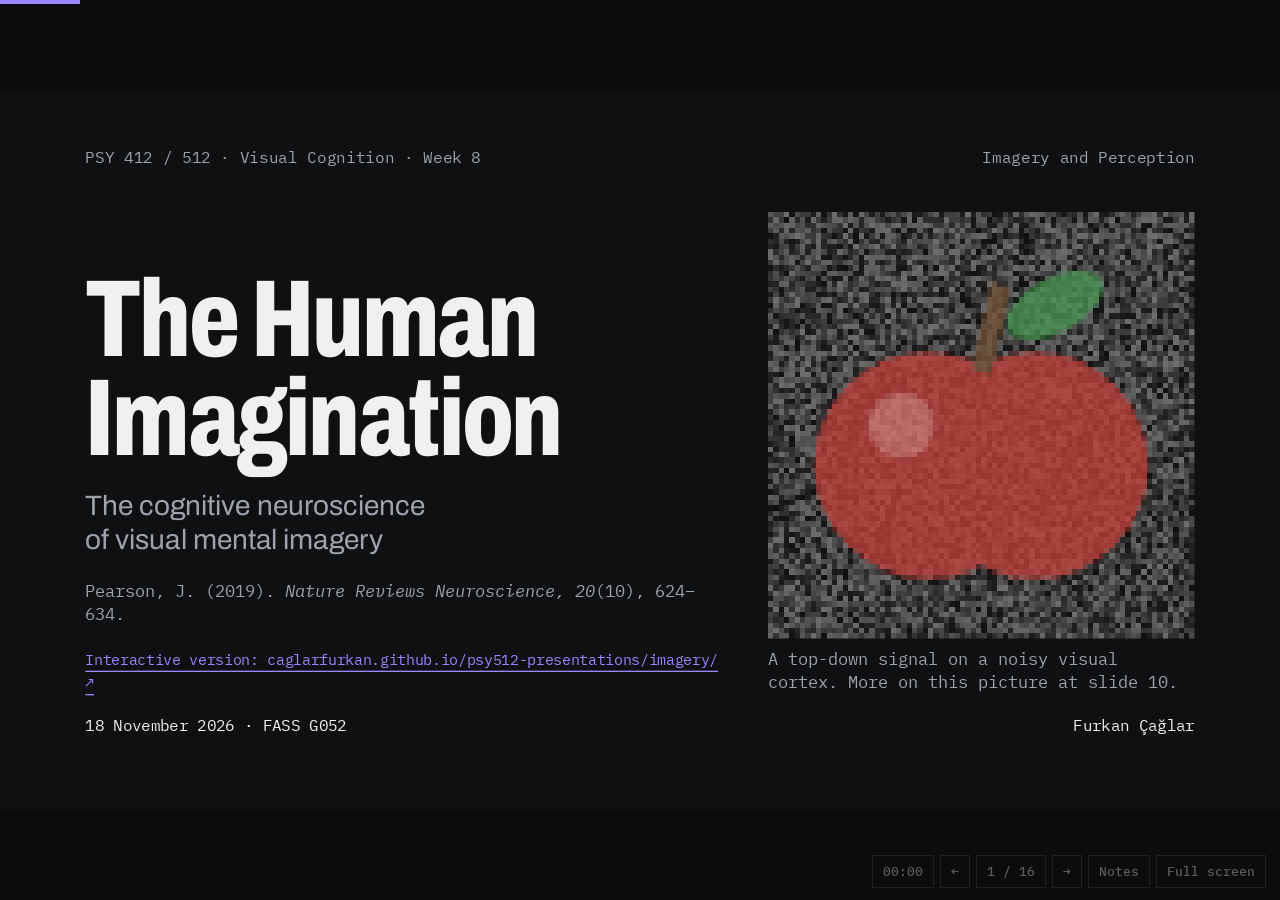
<file: imagery/index.html>
<!doctype html>
<html lang="en" data-deck="psy512-imagery">
<meta charset="utf-8">
<meta name="viewport" content="width=device-width, initial-scale=1">
<title>The Human Imagination · Pearson (2019)</title>
<link rel="preconnect" href="https://fonts.googleapis.com">
<link rel="preconnect" href="https://fonts.gstatic.com" crossorigin>
<link href="https://fonts.googleapis.com/css2?family=Archivo:wdth,wght@62..125,300..800&family=IBM+Plex+Mono:wght@400;500&display=swap" rel="stylesheet">
<link rel="stylesheet" href="../shared/deck.css">
<style>
  /* imagery (top-down) = violet, perception (bottom-up) = orange */
  :root { --accent: #5B2EFF; --accent-d: #9C86FF; --second: #E8541E; --second-d: #FF8A4C; }

  .cover { display: grid; grid-template-columns: 1fr 640px; gap: 72px; flex: 1; align-items: end; }
  .cover canvas { width: 640px; height: 640px; image-rendering: pixelated; }
  .foot { display: flex; justify-content: space-between; font: 400 24px/1.3 var(--mono); }

  /* class tally */
  .tally { display: grid; grid-template-columns: repeat(5, 1fr); gap: 28px; align-items: end; }
  .tally button { all: unset; cursor: pointer; display: flex; flex-direction: column; gap: 12px; }
  .tally button:focus-visible { outline: 3px solid var(--accent); outline-offset: 6px; }
  .tally .col { height: 150px; display: flex; align-items: flex-end; border-bottom: 3px solid var(--ink); }
  .tally .col i { display: block; width: 100%; background: var(--accent); transition: height .35s ease; min-height: 0; }
  .tally canvas { width: 200px; height: 200px; image-rendering: pixelated; }
  .tally .cnt { font: 800 64px/.9 var(--display); font-stretch: 70%; font-variant-numeric: tabular-nums; }
  .tally .lv { font: 500 24px/1.3 var(--mono); }
  .tally .tx { font: 400 25px/1.3 var(--body); color: var(--mute); min-height: 56px; }

  .road { display: grid; grid-template-columns: repeat(5, 1fr); gap: 0; border-top: 3px solid var(--ink); }
  .road div { padding: 20px 22px 0 22px; border-left: 3px solid var(--ink); display: flex; flex-direction: column; gap: 10px; }
  .road div:first-child { border-left: 0; padding-left: 0; }
  .road b { font: 800 84px/.9 var(--display); font-stretch: 70%; color: var(--accent); }
  .road h3 { font: 700 38px/1.04 var(--display); font-stretch: 82%; }
  .road p { font: 400 26px/1.32 var(--body); color: var(--mute); }

  .format { height: 330px; display: grid; place-items: center; background: var(--card); border: 1px solid var(--rule); }
  .format svg { width: 560px; height: 290px; }
  .format pre { margin: 0; font: 500 30px/1.5 var(--mono); }
  .timeline { display: grid; grid-template-columns: repeat(4, 1fr); border-top: 3px solid var(--ink); }
  .timeline div { padding: 14px 20px 0 0; }
  .timeline b { font: 750 44px/1 var(--display); font-stretch: 75%; display: block; }
  .timeline span { font: 400 25px/1.32 var(--body); color: var(--mute); }

  .hier svg { width: 1664px; height: 360px; display: block; overflow: visible; }
  .hier text { font-family: var(--mono); font-size: 26px; fill: var(--ink); text-anchor: middle; }
  .hier .sub { fill: var(--mute); font-size: 21px; }
  .hier .node { fill: var(--card); stroke: var(--ink); stroke-width: 3; transition: fill .4s, opacity .4s; }
  .hier .link { stroke: var(--rule); stroke-width: 6; }
  .hier .num { font: 800 34px var(--display); fill: #fff; }
  .hier .ov { fill: var(--accent); transition: height .6s ease, y .6s ease, opacity .4s; }

  .neon { background: #fff; border: 1px solid var(--rule); width: 640px; }
  .neon svg { display: block; width: 640px; height: 438px; }

  .trial { width: 380px; height: 380px; background: #000; position: relative; display: grid; place-items: center; color: #EEF0F2; }
  .trial canvas { position: absolute; inset: 0; width: 100%; height: 100%; }
  .trial .msg { position: relative; text-align: center; font: 750 64px/1 var(--display); font-stretch: 75%; padding: 0 24px; }
  .trial .msg small { display: block; font: 400 26px/1.4 var(--mono); color: #9DA3AC; margin-top: 14px; }
  .steps4 { display: grid; grid-template-columns: repeat(4, 1fr); gap: 0; border-top: 3px solid var(--ink); }
  .steps4 div { padding: 12px 14px 12px 0; font: 400 24px/1.3 var(--mono); color: var(--mute); border-bottom: 6px solid transparent; }
  .steps4 div b { display: block; color: var(--ink); font-weight: 500; }
  .steps4 div.on { border-bottom-color: var(--accent); }

  .energy svg { width: 100%; height: 250px; overflow: visible; }
  .energy text { font-family: var(--mono); font-size: 23px; fill: var(--mute); }

  #boardPresets .chip { font-size: 21px; padding: 10px 12px; }
  .board { width: 700px; height: 525px; image-rendering: pixelated; background: #111; }

  .cog svg { width: 690px; height: 598px; display: block; }
  .cog .zone { fill: var(--accent); }
  .cog .nd { cursor: pointer; }
  .cog .nd rect { fill: var(--card); stroke: var(--ink); stroke-width: 2; }
  .cog .nd text { font-family: var(--mono); font-size: 21px; text-anchor: middle; dominant-baseline: central; fill: var(--ink); pointer-events: none; }
  .cog .nd.sel rect { fill: var(--ink); } .cog .nd.sel text { fill: var(--paper); }

  .wm { width: 700px; height: 560px; background: #000; display: grid; place-items: center; position: relative; }
  .wm svg { width: 100%; height: 100%; }
  .wm .say { position: absolute; left: 0; right: 0; bottom: 22px; text-align: center; font: 400 26px var(--mono); color: #9DA3AC; }
  .votes { display: flex; flex-direction: column; gap: 14px; }
  .votes button { display: flex; justify-content: space-between; gap: 20px; align-items: baseline; text-align: left; font-size: 24px; }
  .votes button b { font: 800 52px/.8 var(--display); font-stretch: 70%; }

  .spec { position: relative; height: 150px; margin-top: 8px; }
  .spec .grad { position: absolute; left: 0; right: 0; bottom: 0; height: 22px; background: linear-gradient(90deg, #C8CCD2, var(--accent)); }
  .spec .bars { position: absolute; left: 0; right: 0; bottom: 22px; height: 120px; display: grid; grid-template-columns: repeat(5, 1fr); gap: 6px; align-items: end; }
  .spec .bars i { background: var(--ink); display: block; position: relative; min-height: 2px; }
  .spec .bars i span { position: absolute; left: 0; right: 0; top: -30px; text-align: center; font: 500 22px var(--mono); font-style: normal; }
  .fshot { flex: 1; min-height: 0; display: grid; place-items: center; }
  .fshot img { width: 100%; height: auto; display: block; background: #fff; border: 1px solid var(--rule); }
  .fqq { font: 650 50px/1.16 var(--display); font-stretch: 85%; text-wrap: pretty; }
  .forum .tag { align-self: flex-start; }
  .forum li span { display: block; font: 400 22px/1.3 var(--body); color: var(--mute); margin-top: 6px; }
  /* original figure from the paper, revealed after the interactive version */
  .orig { position: absolute; inset: 0; box-sizing: border-box; padding: 80px 128px 76px; background: var(--paper); display: flex; flex-direction: column; gap: 22px; z-index: 5; }
  .orig:not(.on) { pointer-events: none; }
  .orig-imgs { flex: 1; min-height: 0; display: flex; gap: 48px; justify-content: center; align-items: center; background: #fff; border: 1px solid var(--rule); padding: 24px; }
  .orig-imgs img { max-width: 100%; max-height: 100%; min-width: 0; object-fit: contain; display: block; }
  .orig-imgs img + img { max-width: 58%; }
  .orig figcaption { order: -1; font: 400 26px/1.35 var(--mono); color: var(--mute); }
  .orig figcaption b { color: var(--accent); font-weight: 500; }
  .ends { display: flex; justify-content: space-between; font: 500 22px var(--mono); margin-top: 10px; }
</style>

<main class="stage" id="stage">

  <!-- 1 · Cover -->
  <section class="slide dark" data-hook="cover">
    <div class="meta"><span>PSY 412 / 512 · Visual Cognition · Week 8</span><span>Imagery and Perception</span></div>
    <div class="cover">
      <div class="stack" style="gap:32px">
        <h1 class="mega">The Human Imagination</h1>
        <p class="lede">The cognitive neuroscience of visual mental imagery</p>
        <p class="label">Pearson, J. (2019). <i>Nature Reviews Neuroscience, 20</i>(10), 624–634.</p>
        <p class="label"><a href="https://caglarfurkan.github.io/psy512-presentations/imagery/" target="_blank" rel="noopener" style="color:var(--accent); text-decoration:none; border-bottom:2px solid var(--accent); padding-bottom:3px; font-size:22px">Interactive version: caglarfurkan.github.io/psy512-presentations/imagery/ ↗</a></p>
      </div>
      <figure class="stack" style="gap:12px">
        <canvas id="coverCv" width="640" height="640" aria-label="An apple fading in and out of visual noise"></canvas>
        <figcaption class="label">A top-down signal on a noisy visual cortex. More on this picture at slide 10.</figcaption>
      </figure>
    </div>
    <div class="foot"><span data-edit="date">18 November 2026 · FASS G052</span><span data-edit="name">Furkan Çağlar</span></div>
    <aside class="notes">Open with the picture: the apple is never fully there and never fully gone. That is Pearson's model of a mental image in one frame: a weak, top-down signal competing with noise in the visual cortex. Then go straight to the exercise.</aside>
  </section>

  <!-- 2 · Class tally -->
  <section class="slide" data-hook="tally">
    <div class="meta"><span>Before the paper</span><span>Try it · 1 minute</span></div>
    <h2 class="title">Close your eyes. Picture an apple.</h2>
    <p class="lede">Which of these is closest to what you had? Hands up for one.</p>
    <div class="spacer"></div>
    <div class="tally" id="tally"></div>
    <div class="row" style="justify-content:space-between">
      <span></span>
      <button class="chip" id="tallyReset" style="font-size:18px; padding:8px 12px">Reset</button>
    </div>
    <aside class="notes">Give everyone ten seconds with eyes closed. Count hands per column and click that column once per hand. The five steps are a vividness scale of the questionnaire kind (my addition; the paper does not print one). Point out what we just did: we measured imagery by asking people. That is exactly how it was done from Galton in 1880 until about 2008, and it is the first problem the paper deals with.</aside>
  </section>

  <!-- 3 · What kind of paper -->
  <section class="slide">
    <div class="meta"><span>The paper</span><span>A narrative review, not an experiment</span></div>
    <h2 class="title">Structure of the review.</h2>
    <p class="lede">Imagery can be <span class="accent">advantageous</span>, <span class="accent">unnecessary</span>, and even <span class="accent">clinically disruptive</span>. How can one ability be all three?</p>
    <div class="spacer"></div>
    <div class="road">
      <div><b>1</b><h3>Neural mechanisms</h3><p>Which areas create an image, and what makes it strong or weak</p></div>
      <div><b>2</b><h3>Weak perception</h3><p>Imagery acts on vision the way a faint stimulus does</p></div>
      <div><b>3</b><h3>Everyday cognition</h3><p>Memory, reading, decisions: where imagery is used as a tool</p></div>
      <div><b>4</b><h3>Disorders &amp; treatment</h3><p>Imagery as a symptom and as a therapy</p></div>
      <div><b>5</b><h3>The extremes</h3><p>Aphantasia, hyperphantasia, and open questions</p></div>
    </div>
    <div class="spacer"></div>
    <p class="src">Because this is a review there is no single method or dataset. I present it as: background → the question → how imagery is measured → findings → discussion and limits.</p>
    <aside class="notes">Set expectations: Pearson draws on 147 references, so there is no single hypothesis or design. The organising puzzle is in the abstract: the same ability helps memory, is absent in healthy aphantasic people, and drives symptoms in PTSD. The five parts are the paper's own sections.</aside>
  </section>

  <!-- 4 · Imagery debate -->
  <section class="slide" data-hook="debate">
    <div class="meta"><span>Background · Box 1</span><span>The imagery debate, 1970s–2000s</span></div>
    <h2 class="title">The imagery debate: depictive or propositional?</h2>
    <div class="cols" style="grid-template-columns: 640px 1fr">
      <div class="stack">
        <div class="seg" data-seg="fmt"><button data-v="dep" aria-pressed="true">Depictive</button><button data-v="pro">Propositional</button></div>
        <div class="format" id="fmtBox"></div>
        <p class="label" id="fmtCap"></p>
      </div>
      <div class="stack" style="gap:28px">
        <p class="body">The same content, <i>an apple to the left of a cup</i>, in the two formats the debate was about.</p>
        <div class="timeline">
          <div data-step="1"><b>1970s–80s</b><span>Behavioural evidence for depictive images; each result gets an alternative reading</span></div>
          <div data-step="2"><b>1990s</b><span>Neuroimaging moves the fight to one question: does imagery activate V1?</span></div>
          <div data-step="3"><b>2015</b><span>Pearson &amp; Kosslyn declare it over: imagery can be depictive and still carry meaning</span></div>
          <div data-step="4"><b>2019</b><span>So the question changes: how is an image made, and why is yours not like mine?</span></div>
        </div>
        <p class="body" data-step="4" style="color:var(--mute)">Why V1? It is laid out like a map of the visual field. Activity there during imagery would mean a picture-like format.</p>
      </div>
    </div>
    <aside class="notes">Toggle between the two formats. Depictive means the representation has a functional space: distances in the representation correspond to distances in the thing. Propositional means a language-like description. The debate is the reason so many studies fixated on V1. Pearson treats it as settled, which frees the review to ask about mechanism and individual differences. If asked: 'the debate is over' is the author's own 2015 claim.</aside>
  </section>

  <!-- 5 · Reverse hierarchy -->
  <section class="slide" data-hook="hier">
    <div class="meta"><span>1 · Neural mechanisms · Fig. 1 and 2</span><span>A reverse visual hierarchy</span></div>
    <h2 class="title">Voluntary imagery as a reverse visual hierarchy.</h2>
    <div class="row" style="justify-content:space-between">
      <div class="seg" data-seg="dir"><button data-v="per" aria-pressed="true">Perception · bottom-up</button><button data-v="img">Imagery · top-down</button></div>
      <span class="label" id="hierCap"></span>
    </div>
    <div class="hier"><svg id="hierSvg" viewBox="0 0 1664 430"></svg></div>
    <div class="cols c3" style="flex:0">
      <div class="cell" data-step="1"><span class="n">Frontal</span><p>Active whatever the content is. <b>Starts and organises</b> the image; does not hold the picture.</p></div>
      <div class="cell" data-step="2"><span class="n">Medial temporal · hippocampus</span><p><b>Supplies the material</b> from memory. Probably for complex, spatial scenes; evidence is mixed.</p></div>
      <div class="cell" data-step="3"><span class="n">Visual cortex</span><p><b>Where the content appears.</b> Imagery and perception overlap most in high-level areas, least in V1.</p></div>
    </div>
    <p class="src">Redrawn after Pearson (2019), Fig. 1 and Fig. 2. Bar heights are schematic, not data.</p>
    <figure class="orig" data-step="4">
      <div class="orig-imgs"><img src="fig/fig1.png" alt="Pearson (2019), Fig. 1"><img src="fig/fig2.png" alt="Pearson (2019), Fig. 2"></div>
      <figcaption><b>In the paper</b> · Pearson (2019), <i>Nature Reviews Neuroscience</i>, Fig. 1 · a top-down general model of voluntary imagery &nbsp;·&nbsp; Fig. 2 · bottom-up perception and top-down imagery</figcaption>
    </figure>
    <aside class="notes">Start in perception mode: signal enters at the eye and climbs. Switch to imagery: nothing comes from the eye; the frontal cortex triggers (1), memory areas supply content (2), and visual areas build the sensory representation (3). The bars show Fig. 2: areas closer to the trigger carry representations more similar to perception, V1 the least. Intuition check from the paper: it is hard to imagine something you have never been exposed to, because imagery recombines stored material.</aside>
  </section>

  <!-- 6 · V1 evidence -->
  <section class="slide">
    <div class="meta"><span>1 · Neural mechanisms</span><span>The early visual cortex</span></div>
    <h2 class="title">Imagery and the early visual cortex (V1).</h2>
    <div class="cols c2">
      <div class="stack">
        <div class="big">20+<small>fMRI / PET studies, 1990s–2000s</small></div>
        <ul class="list">
          <li>Many found <b>no V1 response</b> above baseline. Many others <b>did</b>.</li>
          <li data-step="1">Pearson's reading: they differed in <b>task</b>, in <b>content</b> (one feature vs. a full scene), and in <b>how vividly their participants imagine</b>.</li>
        </ul>
      </div>
      <div class="stack" data-step="2">
        <h3 class="h3">Decoding changed the question</h3>
        <ul class="list">
          <li>What you imagine can be <b>read out from V1 and V2</b>, even when overall activity is low.</li>
          <li>A decoder <b>trained on seeing</b> still works on <b>imagining</b>: same features (location, orientation, spatial frequency).</li>
          <li data-step="3"><b>Same division of labour as vision:</b> ventral damage disrupts imagining shape; dorsal damage disrupts imagining location and rotation.</li>
          <li data-step="3">The network overlaps the <b>default mode network</b>: resting minds are often imagining.</li>
        </ul>
      </div>
    </div>
    <aside class="notes">The mixed V1 results look like a failure to replicate, but Pearson reframes them as unmeasured moderators, especially individual differences in vividness. That argument returns at the end: you cannot interpret a group average if half the group does the task without images. Multivariate decoding matters because amplitude can be low while the pattern is informative. The what/where split sets up aphantasia later.</aside>
  </section>

  <!-- 7 · Involuntary imagery -->
  <section class="slide" data-hook="neon">
    <div class="meta"><span>1 · Neural mechanisms · Fig. 3</span><span>Try it</span></div>
    <h2 class="title">Voluntary and involuntary imagery.</h2>
    <div class="cols" style="grid-template-columns: 640px 1fr">
      <div class="stack" style="gap:14px">
        <div class="neon"><svg id="neonSvg" viewBox="0 0 760 520"></svg></div>
        <div class="row">
          <button class="chip" id="neonBtn" aria-pressed="false">Remove the black grid</button>
          <span class="label">Only the thin lines are coloured.</span>
        </div>
      </div>
      <div class="stack">
        <div class="cell"><span class="n">Voluntary · top-down</span><p><b>The apple you just made.</b> Frontal trigger, memory, visual cortex.</p></div>
        <div class="cell" data-step="1"><span class="n">Involuntary · associative</span><p><b>Learned pairings fill in.</b> A grey photo of a banana is seen as slightly yellow, and its colour can be decoded from V1.</p></div>
        <div class="cell" data-step="2"><span class="n">Involuntary · perceptual</span><p><b>The wiring fills in.</b> Neon colour spreading on the left: colour where no colour is printed, with V1 activity to match.</p></div>
        <p class="body" data-step="3" style="color:var(--mute)">Pearson calls these <b style="color:var(--ink)">phantom perceptions</b>: sensory experience without matching input. Open question: do the involuntary kinds need frontal areas at all?</p>
      </div>
    </div>
    <p class="src">Illusion: neon colour spreading, my own drawing of it. Types after Pearson (2019), Fig. 3, adapted from Pearson &amp; Westbrook (2015).</p>
    <figure class="orig" data-step="4">
      <div class="orig-imgs"><img src="fig/fig3.png" alt="Pearson (2019), Fig. 3"></div>
      <figcaption><b>In the paper</b> · Pearson (2019), <i>Nature Reviews Neuroscience</i>, Fig. 3 · voluntary, involuntary (associative) and involuntary (perceptual) imagery</figcaption>
    </figure>
    <aside class="notes">Ask the room what they see before explaining. Most people see filled, glowing discs; press the button to show that the white between the lines is plain white. This is the paper's 'perceptual' involuntary imagery: produced by low-level structure, no effort, no frontal trigger. The associative type is the memory-colour finding. The link to voluntary imagery is by analogy with endogenous versus exogenous attention.</aside>
  </section>

  <!-- 8 · Measurement -->
  <section class="slide" data-hook="rivalry">
    <div class="meta"><span>Method · Box 2</span><span>Try it · binocular rivalry priming</span></div>
    <h2 class="title">Measuring imagery objectively.</h2>
    <div class="cols" style="grid-template-columns: 560px 1fr">
      <div class="stack" style="gap:14px">
        <div class="trial" id="trial"><canvas id="trialCv" width="560" height="560"></canvas><div class="msg" id="trialMsg">Ready<small>one trial takes about 11 seconds</small></div></div>
        <div class="steps4" id="trialSteps"><div><b>Cue</b>3 s</div><div><b>Imagine</b>6 s</div><div><b>Display</b>0.75 s</div><div><b>Report</b></div></div>
        <div class="row"><button class="chip go" id="trialGo">Run a trial</button></div>
      </div>
      <div class="stack">
        <ul class="list">
          <li><b>Until 2008: questionnaires.</b> Vividness ratings, since Galton (1880). <small>What we did at the start.</small></li>
          <li data-step="1"><b>The trick:</b> show a different pattern to each eye and only one is seen at a time. Imagining one beforehand makes it <b>more likely to be the one you see</b>.</li>
          <li data-step="2">The bias <b>tracks vividness</b>, trial by trial and person by person, and survives a demanding task in between.</li>
          <li data-step="3"><b>Not just attention:</b> imagery and attention differ in their timing and in how easily sensory input disrupts them.</li>
          <li data-step="4"><b>Also objective:</b> fMRI decoding, and pupil size, which follows the brightness of what is imagined.</li>
        </ul>
      </div>
    </div>
    <p class="src">Pearson, Clifford &amp; Tong (2008); Laeng &amp; Sulutvedt (2014), as reviewed in Pearson (2019), Box 2.</p>
    <aside class="notes">Run one trial with the room so they feel the structure: a letter tells you what to imagine, six seconds of imagining, then a brief flash of both patterns and a forced choice. Be honest that a projector cannot produce rivalry, because both eyes get the same image, and that the durations here are my demo values, not the paper's. The dependent variable is how often the imagined pattern dominates. This is the paper's key methodological move and the measure behind most of its strong claims, including the ones on aphantasia. Worth flagging: it is also the author's own method.</aside>
  </section>

  <!-- 9 · Weak perception -->
  <section class="slide">
    <div class="meta"><span>2 · Findings</span><span>Imagery and perception</span></div>
    <h2 class="title">Imagery as a weak form of perception.</h2>
    <div class="cols c4" style="flex:0">
      <div class="cell"><span class="n">It primes</span><p>Imagining a pattern <b>biases what you see next</b>, like a faint real stimulus would.</p></div>
      <div class="cell" data-step="1"><span class="n">It trains</span><p>Practising on imagined lines <b>improves real visual sensitivity</b> to them.</p></div>
      <div class="cell" data-step="2"><span class="n">It conditions</span><p>An emotional association learned to an imagined stimulus <b>transfers to the real one</b>.</p></div>
      <div class="cell" data-step="3"><span class="n">It moves the pupil</span><p>Imagined brightness <b>changes pupil size</b> with no light change.</p></div>
    </div>
    <div class="cols" style="grid-template-columns: 1fr 560px; align-items:center" data-step="4">
      <div class="energy">
        <svg viewBox="0 0 1040 260">
          <line x1="180" y1="130" x2="1000" y2="130" stroke="var(--rule)" stroke-width="2"/>
          <path d="M180 130 C 330 20, 480 30, 600 130 S 880 240, 1000 232" fill="none" stroke="var(--ink)" stroke-width="5"/>
          <text x="0" y="62">primes ↑</text>
          <text x="0" y="136">no effect</text>
          <text x="0" y="222">suppresses ↓</text>
          <text x="1000" y="116" text-anchor="end">energy of the earlier stimulus →</text>
          <circle cx="336" cy="57" r="14" fill="var(--accent)"/><text x="336" y="104" text-anchor="middle" style="fill:var(--accent)">imagery</text>
          <circle cx="444" cy="55" r="10" fill="var(--second)"/><text x="462" y="36" style="fill:var(--second)">faint, brief stimulus</text>
          <circle cx="883" cy="232" r="10" fill="var(--second)"/><text x="883" y="204" text-anchor="middle" style="fill:var(--second)">strong, long stimulus</text>
        </svg>
      </div>
      <p class="body">Weak or brief input <b>helps</b> what comes next; strong input <b>suppresses</b> it. Imagery lands on the weak side, and longer imagining primes more.</p>
    </div>
    <p class="src">Curve is a schematic of the argument in Pearson (2019), not plotted data. And still: imagining and seeing feel very different. The paper does not explain why.</p>
    <aside class="notes">Four independent lines of evidence that imagery has sensory consequences. The energy idea ties them together: in perception, weak stimuli facilitate and strong ones adapt; imagery sits with the weak ones. Like perception it is also local in retinotopic space and orientation. Close with the gap Pearson himself admits: functional similarity does not explain why the conscious experience is so different.</aside>
  </section>

  <!-- 10 · Blackboard -->
  <section class="slide dark" data-hook="board">
    <div class="meta"><span>1 · Neural mechanisms · Fig. 4</span><span>Try it</span></div>
    <h2 class="title">What makes imagery stronger or weaker?</h2>
    <div class="cols" style="grid-template-columns: 700px 1fr">
      <canvas class="board" id="boardCv" width="800" height="600" aria-label="A square on a noisy blackboard"></canvas>
      <div class="stack" style="gap:16px">
        <p class="body">The visual cortex as a <b>blackboard</b>. An image is chalk from above on a surface that is never quiet.</p>
        <label class="slider"><span>Top-down signal · the chalk</span><output id="sigOut">70</output><input type="range" id="sig" min="0" max="100" value="70"></label>
        <label class="slider"><span>Noise in visual cortex · the board</span><output id="noiOut">30</output><input type="range" id="noi" min="0" max="100" value="30"></label>
        <div class="row" id="boardPresets" style="flex-wrap:nowrap; gap:12px">
          <button class="chip" data-s="95" data-n="10">Strong/quiet</button>
          <button class="chip" data-s="95" data-n="90">Strong/noisy</button>
          <button class="chip" data-s="25" data-n="10">Weak/quiet</button>
          <button class="chip" data-s="25" data-n="90">Weak/noisy</button>
        </div>
        <ul class="list tight" data-step="1">
          <li><b>Smaller V1 and V2 → stronger imagery</b>, but less precise.</li>
          <li><b>Smaller V1 goes with larger frontal cortex:</b> more control over less surface?</li>
          <li><b>Lower resting excitability → stronger imagery.</b> Brain stimulation nudges it up or down.</li>
          <li data-step="2" class="second"><b style="color:inherit">Correlational, and “presently only a theory”.</b></li>
        </ul>
      </div>
    </div>
    <p class="src">An illustration of the hypothesis, not a simulation of cortex.</p>
    <figure class="orig" data-step="3">
      <div class="orig-imgs"><img src="fig/fig4.png" alt="Pearson (2019), Fig. 4"></div>
      <figcaption><b>In the paper</b> · Pearson (2019), <i>Nature Reviews Neuroscience</i>, Fig. 4 · top-down signal strength × noise in visual cortex</figcaption>
    </figure>
    <aside class="notes">Let someone call out settings, or use the four presets, which are the four corners of Fig. 4. Strong signal on a quiet board is the strongest image; weak signal on a noisy board is the weakest. Two different people can end up with equally poor imagery for opposite reasons. Then the evidence: V1 surface area predicts imagery strength negatively; the same pattern appears in schizophrenia, where V1 is about 25 percent smaller and imagery is more vivid. Stress the caveat: Pearson says himself this is correlational and a theory.</aside>
  </section>

  <!-- 11 · Cognition map -->
  <section class="slide" data-hook="cog">
    <div class="meta"><span>3 · Imagery in everyday cognition · Fig. 5</span><span>Mental imagery and cognition</span></div>
    <h2 class="title">Imagery in everyday cognition.</h2>
    <div class="cols" style="grid-template-columns: 690px 1fr; gap:64px">
      <div class="cog"><svg id="cogSvg" viewBox="0 0 900 780"></svg></div>
      <div class="stack" style="padding-top:20px">
        <div class="cell"><span class="n" id="cogZone">Pick one</span><h3 class="h3" id="cogName">What does the room expect?</h3><p id="cogNote" style="font-size:28px">Before clicking: which of these would be hardest without a mind's eye?</p></div>
        <div class="row label"><span><i style="display:inline-block;width:18px;height:18px;background:var(--accent);opacity:.55;vertical-align:-3px;margin-right:8px"></i>good evidence, beyond correlation</span><span><i style="display:inline-block;width:18px;height:18px;background:var(--accent);opacity:.16;vertical-align:-3px;margin-right:8px"></i>proposed, weaker evidence</span></div>
        <p class="body" style="color:var(--mute)" data-step="1">Pearson's argument: if these processes use imagery, imagery strength should be measured alongside them.</p>
      </div>
    </div>
    <p class="src">Redrawn after Pearson (2019), Fig. 5. Quote paraphrased from p. 630.</p>
    <figure class="orig" data-step="2">
      <div class="orig-imgs"><img src="fig/fig5.png" alt="Pearson (2019), Fig. 5"></div>
      <figcaption><b>In the paper</b> · Pearson (2019), <i>Nature Reviews Neuroscience</i>, Fig. 5 · cognitive processes related to mental imagery</figcaption>
    </figure>
    <aside class="notes">Ask the room first, then click through two or three. Only two processes sit in the inner zone: visual working memory and episodic memory, where there is evidence beyond correlation. Everything in the outer zone is hypothesised with weaker support, and several of these we have already met in this course: false memory in week 2, drawing and creativity in week 4. The argument: imagery varies enormously between people; if cognition uses it, that variance leaks into every dependent task, so imagery strength should be measured as a covariate.</aside>
  </section>

  <!-- 12 · VWM demo -->
  <section class="slide dark" data-hook="wm">
    <div class="meta"><span>3 · Imagery in everyday cognition</span><span>Try it · visual working memory</span></div>
    <h2 class="title">Visual working memory: imagery as one strategy.</h2>
    <div class="cols" style="grid-template-columns: 700px 1fr">
      <div class="stack" style="gap:14px">
        <div class="wm"><svg id="wmSvg" viewBox="0 0 700 560"></svg><div class="say" id="wmSay">Remember the tilt of each bar</div></div>
        <div class="row"><button class="chip go" id="wmGo">Start</button><button class="chip" id="wmReveal" disabled>Reveal answer</button></div>
      </div>
      <div class="stack">
        <h3 class="h3">How did you hold it for those five seconds?</h3>
        <div class="votes" id="wmVotes"></div>
        <ul class="list tight" data-step="1">
          <li><b>People report two strategies:</b> keep a detailed picture, or code the features in words.</li>
          <li><b>Only good imagers are disturbed</b> by irrelevant visual input during the delay. So only they use the visual cortex for this.</li>
          <li><b>Aphantasic people still pass.</b> Imagery is one tool among several.</li>
        </ul>
      </div>
    </div>
    <aside class="notes">Run it once: four tilted bars for two seconds, five seconds of nothing, then one bar comes back and the room says same or different. Reveal. Then the real question: how did you hold it? Click each option once per hand. The point is that accuracy alone does not tell you which mechanism was used. Pearson uses this to explain the disagreement in the working-memory literature about whether visual cortex stores the content: it does, in some people.</aside>
  </section>

  <!-- 13 · Clinical -->
  <section class="slide">
    <div class="meta"><span>4 · Mental and neurological disorders</span><span>Bridge to Week 10</span></div>
    <h2 class="title">Imagery in mental and neurological disorders.</h2>
    <p class="lede">Visual thought produces more emotion than verbal thought. Imagery appears both as a symptom and in treatment.</p>
    <div class="cols c2" style="margin-top:8px">
      <div class="stack">
        <h3 class="h3">As a symptom</h3>
        <ul class="list tight">
          <li><b>PTSD</b> · flashbacks are involuntary imagery; the more vivid one's ordinary imagery, the more flashbacks</li>
          <li><b>Depression</b> · trouble forming positive images of the future</li>
          <li><b>Bipolar disorder</b> · intrusive imagery, “flash-forwards”</li>
          <li><b>Addiction</b> · craving arrives as intrusive images</li>
          <li><b>Schizophrenia, Parkinson's</b> · stronger sensory imagery on the rivalry measure; in Parkinson's it predicts hallucination severity</li>
        </ul>
      </div>
      <div class="stack" data-step="1">
        <h3 class="h3">As a treatment</h3>
        <ul class="list tight">
          <li><b>Imaginal exposure</b> · imagine the feared thing repeatedly until the anxiety falls</li>
          <li><b>Imagery rescripting</b> · replay the scene with a different ending</li>
          <li><b>Tetris after trauma footage</b> · keep the visual “blackboard” busy while the memory consolidates, and fewer intrusions follow</li>
        </ul>
        <p class="body" data-step="2" style="color:var(--mute)">Note the pattern from slide 10 again: in schizophrenia V1 is about 25% smaller while the whole brain is about 2% smaller.</p>
      </div>
    </div>
    <aside class="notes">Keep this short; week 10 covers clinical contexts in depth, including the Tetris paper and intrusive memories in aphantasia. The logic: visual thought produces more emotion than verbal thought, so vivid imagery amplifies whatever is being simulated, good or bad. The Tetris finding connects directly to the blackboard idea: occupy the board and the intrusive image cannot be replayed.</aside>
  </section>

  <!-- 14 · Extremes -->
  <section class="slide" data-hook="spec">
    <div class="meta"><span>5 · Extreme differences</span><span>Our room, from slide 2</span></div>
    <h2 class="title">Extreme differences: aphantasia and hyperphantasia.</h2>
    <div>
      <div class="spec"><div class="bars" id="specBars"></div><div class="grad"></div></div>
      <div class="ends"><span>Aphantasia</span><span id="specN" style="color:var(--mute)"></span><span>Hyperphantasia</span></div>
    </div>
    <div class="cols c2">
      <div class="stack" data-step="1">
        <h3 class="h3">Aphantasia</h3>
        <ul class="list tight">
          <li><b>Not just a reporting problem:</b> they also score significantly lower on the rivalry measure, so sensory strength itself is lacking.</li>
          <li><b>“What” is gone, “where” is intact:</b> spatial imagery scores are normal, even slightly higher.</li>
          <li><b>Life goes on:</b> working memory, episodic memory, and often visual dreams.</li>
          <li><b>Unknown:</b> the low end of a spectrum, or a category of its own?</li>
        </ul>
      </div>
      <div class="stack" data-step="2">
        <h3 class="h3">Hyperphantasia · eidetic imagery</h3>
        <ul class="list tight">
          <li><b>Photo-like, projected into space,</b> described in the present tense, stays put when the eyes move.</li>
          <li><b>Mostly in children:</b> estimates run from 0 to 11%.</li>
          <li><b>Almost no modern data:</b> never studied with psychophysics, fMRI or TMS.</li>
        </ul>
        <p class="body" style="color:var(--mute)" data-step="3">Pearson: using imagery as a cognitive tool is not fundamental to performing other cognitive functions.</p>
      </div>
    </div>
    <aside class="notes">Bring back the room's distribution. Then aphantasia: named by Zeman in 2015. The key result is that people with aphantasia score significantly lower on the binocular rivalry measure, so it is more than poor metacognition. The dissociation between object and spatial imagery mirrors the ventral and dorsal streams from slide 6. Hyperphantasia gets half a page in the paper because there is very little recent research. The closing implication is the 'unnecessary' in the abstract.</aside>
  </section>

  <!-- 15 · Paper's discussion -->
  <section class="slide">
    <div class="meta"><span>Discussion in the paper</span><span>The future of imagery research</span></div>
    <h2 class="title">The future of imagery research.</h2>
    <div class="cols" style="grid-template-columns: 1fr 1fr">
      <div class="stack">
        <p class="body">Seeing always mixes signals going <span class="second"><b>up</b></span> with signals coming <span class="accent"><b>down</b></span>. During perception the two are hard to separate.</p>
        <p class="body" data-step="1">Voluntary imagery is close to <b>feedback alone</b>, in sensory isolation. Study it, and you study the constructive half of perception.</p>
      </div>
      <div class="stack" data-step="2">
        <h3 class="h3">What the paper leaves open</h3>
        <ul class="list tight">
          <li>Why does imagery almost never feel as strong as seeing?</li>
          <li>What causes aphantasia and the wide spread between people?</li>
          <li>Can imagery be trained?</li>
          <li>Does imagery drive visual cortex, or only modulate it?</li>
          <li>Can there be imagery without awareness?</li>
        </ul>
      </div>
    </div>
    <aside class="notes">This is the paper's own discussion section. The claim is strong: imagery is 'the key to understanding normal visual perception' because it isolates feedback. Then read the open questions and move on to the forum questions.</aside>
  </section>

  <!-- 22 · End -->
  <section class="slide">
    <div class="meta"><span>Reference</span><span>Thank you</span></div>
    <div class="spacer"></div>
    <h2 class="statement">Thank you</h2>
    <div class="spacer"></div>
    <p class="label" style="max-width:1500px">Pearson, J. (2019). The human imagination: the cognitive neuroscience of visual mental imagery. <i>Nature Reviews Neuroscience, 20</i>(10), 624–634. https://doi.org/10.1038/s41583-019-0202-9 · Interactive schematics redrawn from the paper; original figures shown for teaching.</p>
    <aside class="notes">Thank the room and open the floor.</aside>
  </section>

</main>

<script src="../shared/deck.js"></script>
<script>
(() => {
  const { $, $$, store, seg, loop, css } = Deck;
  const NS = "http://www.w3.org/2000/svg";
  const el = (tag, attrs = {}, parent) => { const e = document.createElementNS(NS, tag); for (const k in attrs) e.setAttribute(k, attrs[k]); if (parent) parent.appendChild(e); return e; };
  const rng = seed => () => { seed |= 0; seed = seed + 0x6D2B79F5 | 0; let t = Math.imul(seed ^ seed >>> 15, 1 | seed); t = t + Math.imul(t ^ t >>> 7, 61 | t) ^ t; return ((t ^ t >>> 14) >>> 0) / 4294967296; };

  /* ---------- the "blackboard": a low-resolution shape plus noise, scaled up ---------- */
  function mask(w, h, draw) {
    const c = document.createElement("canvas"); c.width = w; c.height = h;
    const x = c.getContext("2d"); draw(x, w, h); return x.getImageData(0, 0, w, h);
  }
  const apple = (x, w) => {
    x.scale(w / 64, w / 64);
    x.fillStyle = "#D8322B"; x.beginPath(); x.arc(24, 38, 17, 0, 7); x.arc(40, 38, 17, 0, 7); x.fill();
    x.fillStyle = "#F06A5E"; x.beginPath(); x.arc(20, 32, 5, 0, 7); x.fill();
    x.strokeStyle = "#7A5230"; x.lineWidth = 3; x.beginPath(); x.moveTo(32, 24); x.lineTo(35, 11); x.stroke();
    x.fillStyle = "#3FA34D"; x.beginPath(); x.ellipse(43, 14, 8, 4, -0.5, 0, 7); x.fill();
  };
  const square = (x, w, h) => { x.strokeStyle = "#fff"; x.lineWidth = Math.max(3, w * .035); const s = h * .5; x.strokeRect((w - s) / 2, (h - s) / 2, s, s); };
  /* mode "mix": the shape replaces noise (coloured apple). mode "add": chalk is added to the noise (Fig. 4). */
  function paint(cv, m, signal, noise, rnd, mode) {
    const off = paint.c || (paint.c = document.createElement("canvas")); off.width = m.width; off.height = m.height;
    const o = off.getContext("2d"), img = o.createImageData(m.width, m.height), d = img.data, s = m.data;
    for (let i = 0; i < d.length; i += 4) {
      const n = 16 + rnd() * noise * 225, a = s[i + 3] / 255 * signal, g = (s[i] + s[i + 1] + s[i + 2]) / 3;
      for (let c = 0; c < 3; c++) {
        d[i + c] = mode === "add" ? Math.min(255, n + a * 235) : n + ((g + (s[i + c] - g) * signal) - n) * a;
      }
      d[i + 3] = 255;
    }
    o.putImageData(img, 0, 0);
    const x = cv.getContext("2d"); x.imageSmoothingEnabled = false; x.drawImage(off, 0, 0, cv.width, cv.height);
  }

  /* cover: the apple drifts in and out */
  (() => {
    const cv = $("#coverCv"), m = mask(80, 80, apple); let acc = 0;
    const l = loop((t, dt) => { acc += dt; if (acc < 90) return; acc = 0; paint(cv, m, .5 + .45 * Math.sin(t / 1700), .42, Math.random, "mix"); });
    Deck.on("cover", { enter: l.start, leave: l.stop });
  })();

  /* slide 2: class tally */
  const LEVELS = [
    ["1", "No image at all. I only know I am thinking of an apple."],
    ["2", "Vague and dim."],
    ["3", "Moderately clear."],
    ["4", "Clear and fairly vivid."],
    ["5", "As vivid as really seeing it."]
  ];
  let counts = store.get("vviq", [0, 0, 0, 0, 0]);
  (() => {
    const root = $("#tally"), m = mask(48, 48, apple);
    LEVELS.forEach(([lv, tx], i) => {
      const b = document.createElement("button"); b.type = "button"; b.setAttribute("aria-label", "Add one to level " + lv);
      b.innerHTML = `<div class="col"><i></i></div><span class="cnt">0</span><canvas width="240" height="240"></canvas><span class="lv">${lv}</span><span class="tx">${tx}</span>`;
      root.appendChild(b);
      paint($("canvas", b), m, i / 4, .38, rng(7 + i), "mix");
      b.addEventListener("click", e => { counts[i] = Math.max(0, counts[i] + (e.shiftKey ? -1 : 1)); draw(); });
      b.addEventListener("contextmenu", e => { e.preventDefault(); counts[i] = Math.max(0, counts[i] - 1); draw(); });
    });
    function draw() {
      store.set("vviq", counts); const mx = Math.max(4, ...counts);
      $$("button", root).forEach((b, i) => { $(".cnt", b).textContent = counts[i]; $(".col i", b).style.height = (counts[i] / mx * 100) + "%"; });
    }
    $("#tallyReset").onclick = () => { counts = [0, 0, 0, 0, 0]; draw(); };
    draw();
  })();
  Deck.on("spec", { enter() {
    const mx = Math.max(1, ...counts), n = counts.reduce((a, b) => a + b, 0);
    $("#specBars").innerHTML = counts.map(c => `<i style="height:${c / mx * 100}%"><span>${c}</span></i>`).join("");
    $("#specN").textContent = n ? `n = ${n} · self-report, one question` : "no counts entered on slide 2";
  } });

  /* slide 4: two formats */
  (() => {
    const box = $("#fmtBox"), cap = $("#fmtCap");
    const dep = `<svg viewBox="0 0 560 290"><g stroke="var(--rule)" stroke-width="1">${Array.from({ length: 13 }, (_, i) => `<line x1="${40 + i * 40}" y1="20" x2="${40 + i * 40}" y2="260"/>`).join("")}${Array.from({ length: 7 }, (_, i) => `<line x1="40" y1="${20 + i * 40}" x2="520" y2="${20 + i * 40}"/>`).join("")}</g>
      <circle cx="150" cy="170" r="30" fill="#D8322B"/><circle cx="178" cy="170" r="30" fill="#D8322B"/><path d="M164 148 l6 -24" stroke="#7A5230" stroke-width="5"/><ellipse cx="184" cy="126" rx="14" ry="7" fill="#3FA34D" transform="rotate(-25 184 126)"/>
      <path d="M350 120 h90 v70 a20 20 0 0 1 -20 20 h-50 a20 20 0 0 1 -20 -20 z" fill="none" stroke="var(--ink)" stroke-width="6"/><path d="M440 138 h22 a16 16 0 0 1 0 36 h-22" fill="none" stroke="var(--ink)" stroke-width="6"/>
      <text x="40" y="282" font-family="IBM Plex Mono" font-size="16" fill="var(--mute)">x →</text></svg>`;
    const pro = `<pre>APPLE(a)   RED(a)\nCUP(c)     WHITE(c)\nLEFT-OF(a, c)</pre>`;
    seg($('[data-seg="fmt"]'), v => {
      box.innerHTML = v === "dep" ? dep : pro;
      cap.textContent = v === "dep" ? "Depictive: laid out in a space. Distance in the representation is distance in the scene." : "Propositional: a description, like language. Nothing in it is nearer to anything else.";
    })("dep");
  })();

  /* slide 5: hierarchy */
  (() => {
    const svg = $("#hierSvg"), cap = $("#hierCap");
    const N = [["Eye", "input", 110], ["V1", "primary visual", 390], ["V2 · V3", "early visual", 670], ["High-level", "faces, objects, places", 950], ["Medial temporal", "memory", 1230], ["Frontal", "control", 1510]];
    const Y = 150, OV = [0, .22, .45, .85, 0, 0];
    el("line", { class: "link", x1: N[0][2], y1: Y, x2: N[5][2], y2: Y }, svg);
    const nodes = N.map(([a, b, x], i) => {
      const g = el("g", {}, svg);
      const c = el("circle", { class: "node", cx: x, cy: Y, r: 62 }, g);
      el("text", { x, y: Y + 108 }, g).textContent = a;
      el("text", { class: "sub", x, y: Y + 136 }, g).textContent = b;
      const num = el("text", { class: "num", x, y: Y + 12, opacity: 0 }, g);
      const ov = OV[i] ? el("rect", { class: "ov", x: x - 62, width: 124, y: 420, height: 0, opacity: .8 }, svg) : null;
      return { c, num, ov, x };
    });
    el("text", { class: "sub", x: 310, y: 396, style: "text-anchor:end" }, svg).textContent = "overlap between imagery";
    el("text", { class: "sub", x: 310, y: 420, style: "text-anchor:end" }, svg).textContent = "and perception →";
    const pulses = Array.from({ length: 5 }, () => el("circle", { r: 13, cy: Y }, svg));
    let mode = "per";
    const l = loop(t => {
      const from = mode === "per" ? N[0][2] : N[5][2], to = mode === "per" ? N[5][2] : N[1][2];
      pulses.forEach((p, i) => { const k = ((t / 2600) + i / pulses.length) % 1; p.setAttribute("cx", from + (to - from) * k); p.setAttribute("opacity", Math.sin(k * Math.PI)); });
    });
    const set = seg($('[data-seg="dir"]'), v => {
      mode = v; const col = css(v === "per" ? "--second" : "--accent");
      pulses.forEach(p => p.setAttribute("fill", col));
      const order = v === "img" ? { 5: "1", 4: "2", 3: "3", 2: "3", 1: "3" } : {};
      nodes.forEach((n, i) => {
        n.c.style.fill = order[i] ? col : ""; n.c.style.opacity = v === "img" && i === 0 ? .25 : 1;
        n.num.textContent = order[i] || ""; n.num.setAttribute("opacity", order[i] ? 1 : 0);
        if (n.ov) { const h = v === "img" ? OV[i] * 110 : 0; n.ov.setAttribute("height", h); n.ov.setAttribute("y", 420 - h); }
      });
      cap.textContent = v === "per" ? "Light at the eye drives the hierarchy upward." : "No input from the eye. 1 trigger · 2 retrieve · 3 build the sensory content.";
    });
    Deck.on("hier", { enter() { set(mode); l.start(); }, leave: l.stop });
  })();

  /* slide 7: neon colour spreading */
  (() => {
    const svg = $("#neonSvg"), G = 40;
    el("rect", { width: 760, height: 520, fill: "#fff" }, svg);
    const defs = el("defs", {}, svg);
    const lines = (parent, attrs) => { const g = el("g", attrs, parent); for (let x = G / 2; x < 760; x += G) el("line", { x1: x, y1: 0, x2: x, y2: 520 }, g); for (let y = G / 2; y < 520; y += G) el("line", { x1: 0, y1: y, x2: 760, y2: y }, g); return g; };
    const black = lines(svg, { stroke: "#000", "stroke-width": 3 });
    [["a", 220, 260, "#0A5BFF"], ["b", 540, 260, "#FF1E2D"]].forEach(([id, cx, cy, col]) => {
      el("circle", { cx, cy, r: 118 }, el("clipPath", { id: "neon" + id }, defs));
      lines(svg, { stroke: col, "stroke-width": 3, "clip-path": `url(#neon${id})` });
    });
    const btn = $("#neonBtn");
    btn.onclick = () => { const off = btn.getAttribute("aria-pressed") !== "true"; btn.setAttribute("aria-pressed", String(off)); black.style.display = off ? "none" : ""; };
    Deck.on("neon", { leave() { btn.setAttribute("aria-pressed", "false"); black.style.display = ""; } });
  })();

  /* slide 8: one rivalry-priming trial */
  (() => {
    const cv = $("#trialCv"), x = cv.getContext("2d"), msg = $("#trialMsg"), steps = $$("#trialSteps div"), go = $("#trialGo");
    let timers = [];
    const clear = () => { x.clearRect(0, 0, 560, 560); };
    const phase = i => steps.forEach((s, k) => s.classList.toggle("on", k === i));
    const say = (a, b = "") => { msg.innerHTML = a + (b ? `<small>${b}</small>` : ""); };
    function grating(col, horizontal) {
      x.save(); x.beginPath(); x.arc(280, 280, 190, 0, 7); x.clip(); x.globalCompositeOperation = "lighter"; x.fillStyle = col;
      for (let p = 90; p < 470; p += 40) horizontal ? x.fillRect(90, p, 380, 20) : x.fillRect(p, 90, 20, 380);
      x.restore();
    }
    function reset() { timers.forEach(clearTimeout); timers = []; clear(); phase(-1); say("Ready", "one trial takes about 11 seconds"); go.disabled = false; }
    go.onclick = () => {
      go.disabled = true; const red = Math.random() < .5; const at = (ms, fn) => timers.push(setTimeout(fn, ms));
      clear(); phase(0); say(red ? "R" : "G", red ? "imagine red horizontal stripes" : "imagine green vertical stripes");
      at(3000, () => { phase(1); say("Imagine it", "6 s"); });
      for (let k = 1; k < 6; k++) at(3000 + k * 1000, () => say("Imagine it", (6 - k) + " s"));   // 5…1 s, all timed from the click
      at(9000, () => { phase(2); say(""); grating("#D01818", true); grating("#12A82C", false); });
      at(9750, () => { clear(); phase(3); say("Which one did you see more of?", `you imagined ${red ? "red" : "green"}`); go.disabled = false; });
    };
    Deck.on("rivalry", { enter: reset, leave: reset });
  })();

  /* slide 10: signal × noise */
  (() => {
    const cv = $("#boardCv"), m = mask(160, 120, square), sig = $("#sig"), noi = $("#noi"); let acc = 0;
    const l = loop((t, dt) => { acc += dt; if (acc < 80) return; acc = 0; paint(cv, m, sig.value / 100 * .8, noi.value / 100, Math.random, "add"); });
    const sync = () => { $("#sigOut").textContent = sig.value; $("#noiOut").textContent = noi.value; };
    sig.oninput = noi.oninput = sync;
    $$("#boardPresets button").forEach(b => b.onclick = () => { sig.value = b.dataset.s; noi.value = b.dataset.n; sync(); });
    Deck.on("board", { enter: l.start, leave: l.stop });
  })();

  /* slide 11: cognition map */
  (() => {
    const svg = $("#cogSvg"), CX = 450, CY = 390;
    const INNER = [
      ["Visual working memory", "Good evidence", "People with strong imagery hold items as pictures; irrelevant visual input during the delay hurts them and not weak imagers."],
      ["Episodic memory", "Good evidence", "Vivid imagers report more sensory detail and a stronger sense of reliving, for past events and for imagined future ones."]
    ];
    const WEAK = "Proposed link; the paper notes the evidence is thinner than for the inner zone.";
    const OUTER = [
      ["Sports", WEAK], ["False memory", "Course link: week 2. " + WEAK], ["Eyewitness memory", WEAK], ["Moral decisions", WEAK],
      ["Mind wandering", "Fits the overlap with the default mode network. " + WEAK], ["Reading comprehension", WEAK], ["Prospective memory", "Imagining the future is how episodic researchers describe it. " + WEAK],
      ["Motor control", WEAK], ["Navigation", "Spatial imagery, which stays intact in aphantasia. " + WEAK], ["Arithmetic", WEAK], ["Creativity", "Course link: weeks 3 and 4. " + WEAK]
    ];
    el("circle", { class: "zone", cx: CX, cy: CY, r: 372, opacity: .1 }, svg);
    el("circle", { class: "zone", cx: CX, cy: CY, r: 222, opacity: .28 }, svg);
    el("circle", { class: "zone", cx: CX, cy: CY, r: 86, opacity: 1 }, svg);
    const c = el("text", { x: CX, y: CY - 12, "text-anchor": "middle", fill: "#fff", "font-family": "Archivo", "font-weight": 750, "font-size": 30 }, svg); c.textContent = "Mental";
    const c2 = el("text", { x: CX, y: CY + 22, "text-anchor": "middle", fill: "#fff", "font-family": "Archivo", "font-weight": 750, "font-size": 30 }, svg); c2.textContent = "imagery";
    const all = [];
    function node(name, zone, note, r, ang) {
      const x = CX + r * Math.cos(ang), y = CY + r * Math.sin(ang), w = name.length * 11.6 + 26;
      const g = el("g", { class: "nd", tabindex: 0, role: "button" }, svg);
      el("rect", { x: x - w / 2, y: y - 21, width: w, height: 42 }, g); el("text", { x, y }, g).textContent = name;
      const pick = () => { all.forEach(n => n.classList.remove("sel")); g.classList.add("sel"); $("#cogZone").textContent = zone; $("#cogName").textContent = name; $("#cogNote").textContent = note; };
      g.addEventListener("click", pick); g.addEventListener("keydown", e => { if (e.key === "Enter" || e.key === " ") { e.preventDefault(); e.stopPropagation(); pick(); } });
      all.push(g);
    }
    INNER.forEach(([n, z, t], i) => node(n, z, t, 156, -Math.PI / 2 + i * Math.PI));
    OUTER.forEach(([n, t], i) => node(n, "Proposed, weaker evidence", t, 326, -Math.PI / 2 + (i + .5) * 2 * Math.PI / OUTER.length));
  })();

  /* slide 12: working-memory demo */
  (() => {
    const svg = $("#wmSvg"), say = $("#wmSay"), go = $("#wmGo"), rev = $("#wmReveal");
    const POS = [[220, 170], [480, 170], [220, 390], [480, 390]], COL = ["#FF5A4C", "#4CC3FF", "#FFD24C", "#7CE38B"];
    let timers = [], trial = null;
    const bar = (i, ang) => `<rect x="${POS[i][0] - 14}" y="${POS[i][1] - 80}" width="28" height="160" fill="${COL[i]}" transform="rotate(${ang} ${POS[i][0]} ${POS[i][1]})"/>`;
    const cross = `<path d="M350 262 v36 M332 280 h36" stroke="#9DA3AC" stroke-width="4"/>`;
    function reset() { timers.forEach(clearTimeout); timers = []; svg.innerHTML = cross; say.textContent = "Remember the tilt of each bar"; go.disabled = false; rev.disabled = true; trial = null; }
    go.onclick = () => {
      go.disabled = true; rev.disabled = true;
      const ang = POS.map(() => Math.round((Math.random() * 140 - 70) / 10) * 10), probe = Math.floor(Math.random() * 4), same = Math.random() < .5;
      trial = { ang, probe, same };
      svg.innerHTML = cross + ang.map((a, i) => bar(i, a)).join(""); say.textContent = "";
      timers.push(setTimeout(() => { svg.innerHTML = cross; say.textContent = "hold it…"; }, 2000));
      timers.push(setTimeout(() => {
        svg.innerHTML = cross + bar(probe, same ? ang[probe] : ang[probe] + (Math.random() < .5 ? 35 : -35));
        say.textContent = "Same tilt as before, or different?"; rev.disabled = false; go.disabled = false;
      }, 7000));
    };
    rev.onclick = () => { if (!trial) return; say.textContent = trial.same ? "It was the SAME." : "It was DIFFERENT."; svg.innerHTML += `<g opacity=".35">${bar(trial.probe, trial.ang[trial.probe])}</g>`; rev.disabled = true; };
    const OPTS = ["As a picture I kept looking at", "In words: “red one leans right…”", "Something else, or I can't say"];
    let v = store.get("wm", [0, 0, 0]); const root = $("#wmVotes");
    const draw = () => { store.set("wm", v); root.innerHTML = OPTS.map((o, i) => `<button class="chip" data-i="${i}"><span>${o}</span><b>${v[i]}</b></button>`).join(""); };
    root.addEventListener("click", e => { const b = e.target.closest("button"); if (!b) return; const i = +b.dataset.i; v[i] = Math.max(0, v[i] + (e.shiftKey ? -1 : 1)); draw(); });
    draw();
    Deck.on("wm", { enter: reset, leave: reset });
  })();

  Deck.start();
})();
</script>
</html>
</file>
<file: shared/deck.css>
/* Shared deck styles: a fixed 1920×1080 stage scaled to the window.
   Big condensed headlines, mono labels, one accent per deck (set --accent in the page). */
:root {
  --paper: #EEF0F2; --paper-2: #E2E5E9; --card: #F8F9FA;
  --ink: #0F1012; --mute: #5B6068; --rule: #C8CCD2;
  --night: #0F1012; --night-2: #1A1C20; --night-ink: #EEF0F2; --night-mute: #9DA3AC; --night-rule: #2E3238;
  --accent: #1F2EFF; --accent-d: #6A75FF;      /* accent on light / on dark */
  --second: #E8541E; --second-d: #F0703A;      /* secondary accent */
  --display: "Archivo", "Arial Narrow", Arial, sans-serif;
  --body: "Archivo", Arial, sans-serif;
  --mono: "IBM Plex Mono", "Courier New", monospace;
  color-scheme: light;
}
html, body { height: 100%; }
body { margin: 0; background: #0B0C0E; color: var(--ink); font-family: var(--body); overflow: hidden; -webkit-font-smoothing: antialiased; }
[hidden] { display: none !important; }
h1, h2, h3, p, figure { margin: 0; }
a { color: inherit; }

.stage { position: fixed; left: 50%; top: 50%; width: 1920px; height: 1080px; transform-origin: 50% 50%; }
.slide {
  position: absolute; inset: 0; box-sizing: border-box; padding: 88px 128px 112px;
  background: var(--paper); color: var(--ink);
  display: flex; flex-direction: column; gap: 32px;
  opacity: 0; visibility: hidden; transition: opacity .4s ease, visibility 0s linear .4s; overflow: hidden;
}
.slide.active { opacity: 1; visibility: visible; transition: opacity .4s ease; }
.slide.dark { background: var(--night); color: var(--night-ink); --ink: #EEF0F2; --mute: #9DA3AC; --rule: #2E3238; --card: #1A1C20; --paper-2: #1A1C20; --accent: var(--accent-d); --second: var(--second-d); }
[data-step] { opacity: 0; transform: translateY(14px); transition: opacity .5s ease, transform .5s ease; }
[data-step].on { opacity: 1; transform: none; }

/* type */
.meta { display: flex; justify-content: space-between; font: 400 24px/1 var(--mono); color: var(--mute); letter-spacing: .02em; }
.mega { font: 800 164px/.9 var(--display); font-stretch: 72%; letter-spacing: -.02em; text-wrap: balance; }
.title { font: 750 88px/.96 var(--display); font-stretch: 75%; letter-spacing: -.015em; text-wrap: balance; max-width: 1560px; }
.title.sm { font-size: 72px; }
.statement { font: 750 120px/.94 var(--display); font-stretch: 70%; letter-spacing: -.02em; text-wrap: balance; }
.lede { font: 400 42px/1.22 var(--body); color: var(--mute); max-width: 1300px; text-wrap: balance; }
.body { font: 400 32px/1.4 var(--body); }
.label { font: 400 25px/1.4 var(--mono); color: var(--mute); }
.mono { font-family: var(--mono); }
.accent { color: var(--accent); }
.second { color: var(--second); }
.spacer { flex: 1; }
.src { margin-top: auto; padding-top: 8px; font: 400 22px/1.4 var(--mono); color: var(--mute); flex-shrink: 0; }
.h3 { font: 700 44px/1.02 var(--display); font-stretch: 80%; }
.big { font: 800 150px/.85 var(--display); font-stretch: 68%; color: var(--accent); font-variant-numeric: tabular-nums; }
.big small { font: 400 26px var(--mono); color: var(--mute); margin-left: 10px; }

/* layout helpers */
.cols { display: grid; gap: 64px; flex: 1; min-height: 0; align-items: start; }
.c2 { grid-template-columns: 1fr 1fr; }
.c3 { grid-template-columns: repeat(3, 1fr); gap: 48px; }
.c4 { grid-template-columns: repeat(4, 1fr); gap: 40px; }
.c5 { grid-template-columns: repeat(5, 1fr); gap: 32px; }
.stack { display: flex; flex-direction: column; gap: 24px; min-width: 0; }
.row { display: flex; gap: 16px; align-items: center; flex-wrap: wrap; }
.cell { border-top: 3px solid var(--ink); padding-top: 16px; display: flex; flex-direction: column; gap: 10px; min-width: 0; }
.cell p { font: 400 29px/1.32 var(--body); color: var(--mute); }
.cell p b, .list li b { color: var(--ink); font-weight: 650; }
.cell .n { font: 500 24px var(--mono); color: var(--accent); }
.list { list-style: none; margin: 0; padding: 0; border-top: 3px solid var(--ink); }
.list li { padding: 14px 0; border-bottom: 1px solid var(--rule); font: 400 31px/1.3 var(--body); }
.list li small { display: block; font: 400 23px/1.35 var(--mono); color: var(--mute); margin-top: 4px; }
.list.tight li { font-size: 29px; padding: 11px 0; }
.box { background: var(--card); border: 1px solid var(--rule); padding: 24px 28px; }
.tag { display: inline-block; font: 500 22px/1 var(--mono); border: 2px solid currentColor; padding: 6px 10px; letter-spacing: .03em; }
.quote { font: 500 38px/1.25 var(--body); border-left: 6px solid var(--accent); padding-left: 24px; }

/* controls */
button.chip, .seg button {
  font: 500 24px/1 var(--mono); color: var(--ink); background: transparent; border: 2px solid var(--ink);
  padding: 12px 18px; cursor: pointer; border-radius: 0;
}
button.chip[aria-pressed="true"], .seg button[aria-pressed="true"] { background: var(--ink); color: var(--paper); }
.dark button.chip[aria-pressed="true"], .dark .seg button[aria-pressed="true"] { color: var(--night); }
button.chip.go { background: var(--accent); border-color: var(--accent); color: #fff; }
.dark button.chip.go { color: var(--night); }
button.chip:disabled { opacity: .35; cursor: default; }
.seg { display: inline-flex; }
.seg button + button { border-left: 0; }
button:focus-visible, input:focus-visible, [contenteditable]:focus-visible { outline: 3px solid var(--accent); outline-offset: 3px; }
input[type=range] { accent-color: var(--accent); width: 100%; height: 28px; }
.slider { display: grid; grid-template-columns: 1fr auto; gap: 4px 16px; font: 500 25px var(--mono); }
.slider input { grid-column: 1 / -1; }
.slider output { color: var(--accent); }
.edit { outline: none; cursor: text; }
.edit:focus { background: color-mix(in srgb, var(--accent) 12%, transparent); }
canvas { display: block; }

/* discussion questions */
.qs { list-style: none; margin: 0; padding: 0; border-top: 3px solid var(--ink); counter-reset: q; }
.qs li { counter-increment: q; display: grid; grid-template-columns: 90px 1fr; gap: 16px; padding: 22px 0; border-bottom: 1px solid var(--rule); font: 600 40px/1.14 var(--display); font-stretch: 85%; }
.qs li::before { content: "Q" counter(q); font: 500 24px/1.8 var(--mono); color: var(--accent); }

/* chrome */
.progress { position: fixed; left: 0; top: 0; height: 4px; background: var(--accent-d); transition: width .3s ease; z-index: 20; }
.bar { position: fixed; right: 14px; bottom: calc(12px + env(safe-area-inset-bottom, 0px)); display: flex; gap: 6px; align-items: center; z-index: 20; font: 400 13px var(--mono); opacity: .35; transition: opacity .2s; }
.bar:hover, .bar:focus-within { opacity: 1; }
.bar button, .bar .count { font: 500 13px var(--mono); background: rgba(15, 16, 18, .78); color: #EEF0F2; border: 1px solid rgba(238, 240, 242, .25); padding: 7px 10px; border-radius: 0; font-variant-numeric: tabular-nums; }
.bar button { cursor: pointer; }
.bar button[aria-pressed="true"] { background: #EEF0F2; color: #0F1012; }
.notes { display: none; }
.notes-panel {
  position: fixed; left: 50%; transform: translateX(-50%); bottom: calc(56px + env(safe-area-inset-bottom, 0px)); width: min(1040px, calc(100% - 32px)); box-sizing: border-box;
  background: rgba(15, 16, 18, .95); color: #EEF0F2; padding: 16px 22px; font: 400 17px/1.5 Archivo, Arial, sans-serif; z-index: 21; border-left: 4px solid var(--accent-d);
}
.notes-panel b { font: 500 12px var(--mono); letter-spacing: .08em; text-transform: uppercase; color: #9DA3AC; display: block; margin-bottom: 6px; }

@media print {
  @page { size: 1920px 1080px; margin: 0; }
  html, body { height: auto; overflow: visible; background: none; }
  .stage { position: static; transform: none !important; width: 1920px; height: auto; }
  .slide { position: relative; height: 1080px; opacity: 1; visibility: visible; break-after: page; }
  [data-step] { opacity: 1; transform: none; }
  .bar, .progress, .notes-panel { display: none !important; }
}
</file>
